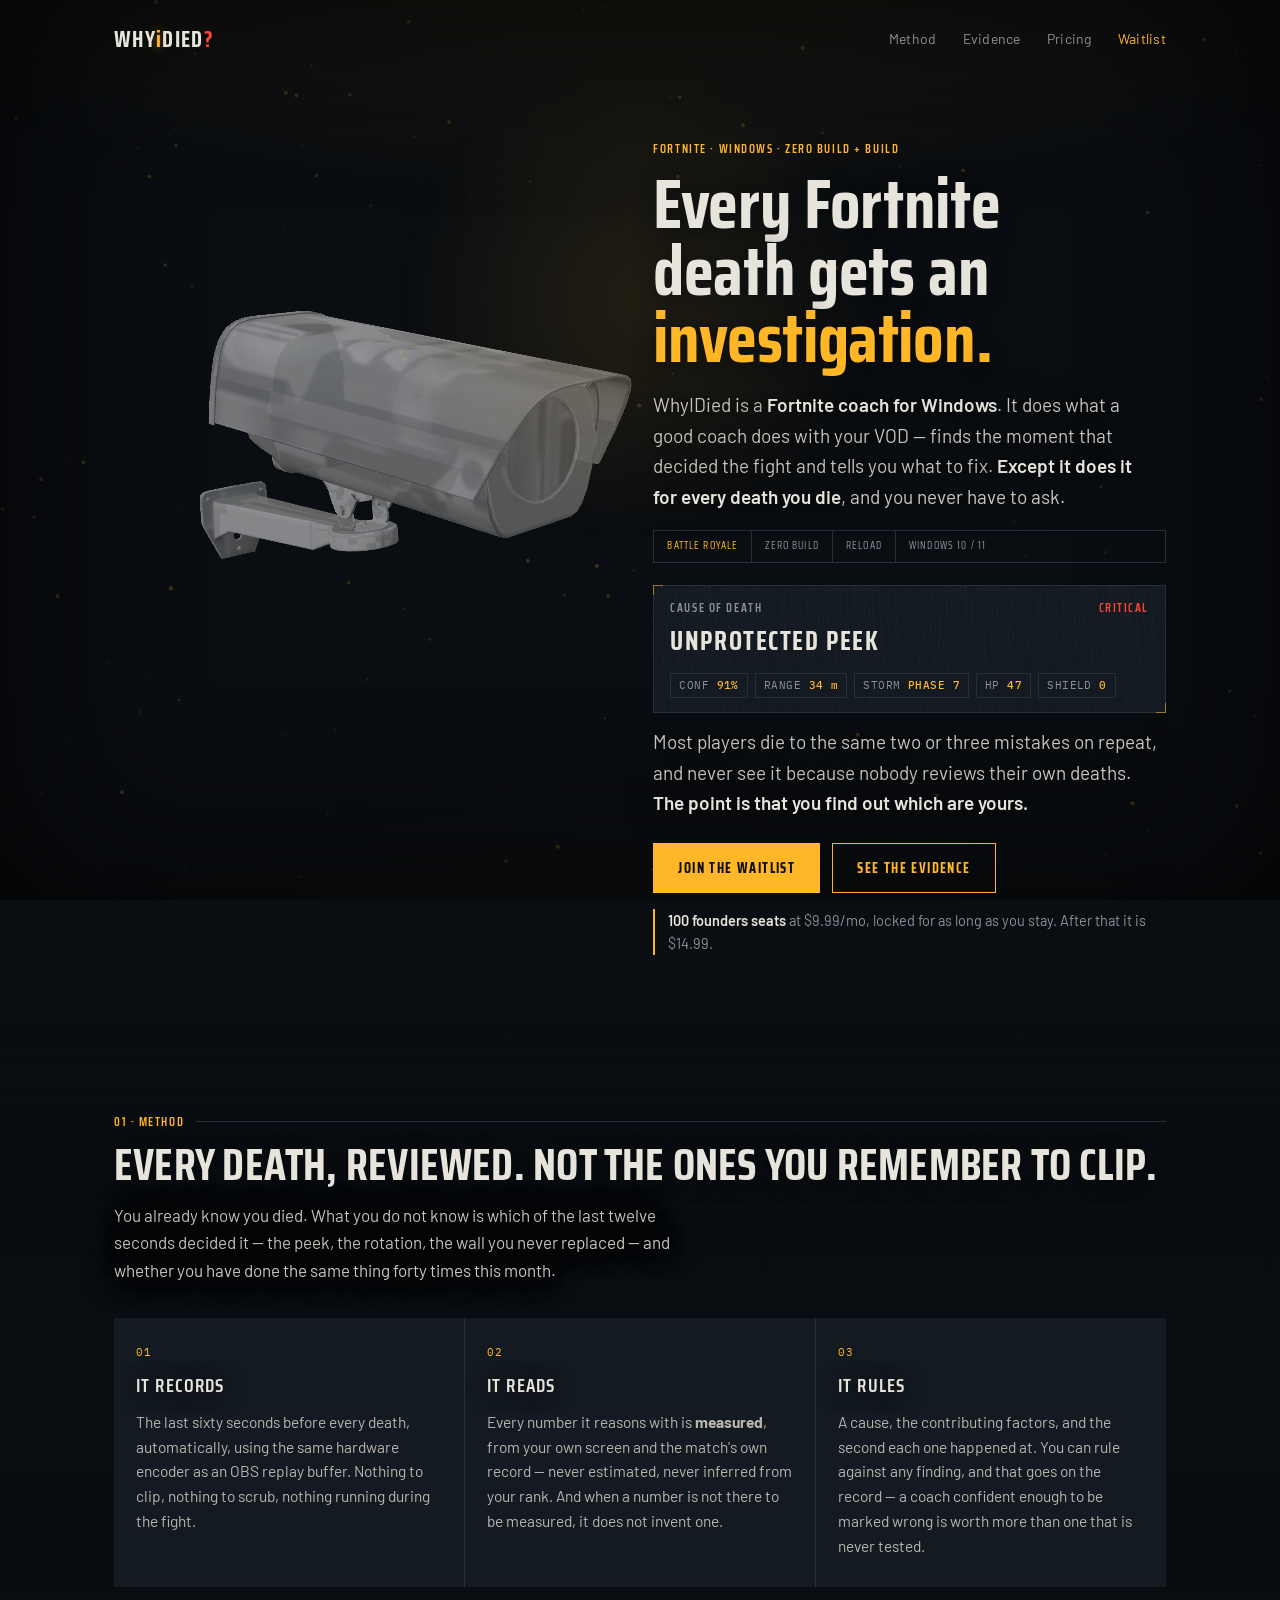
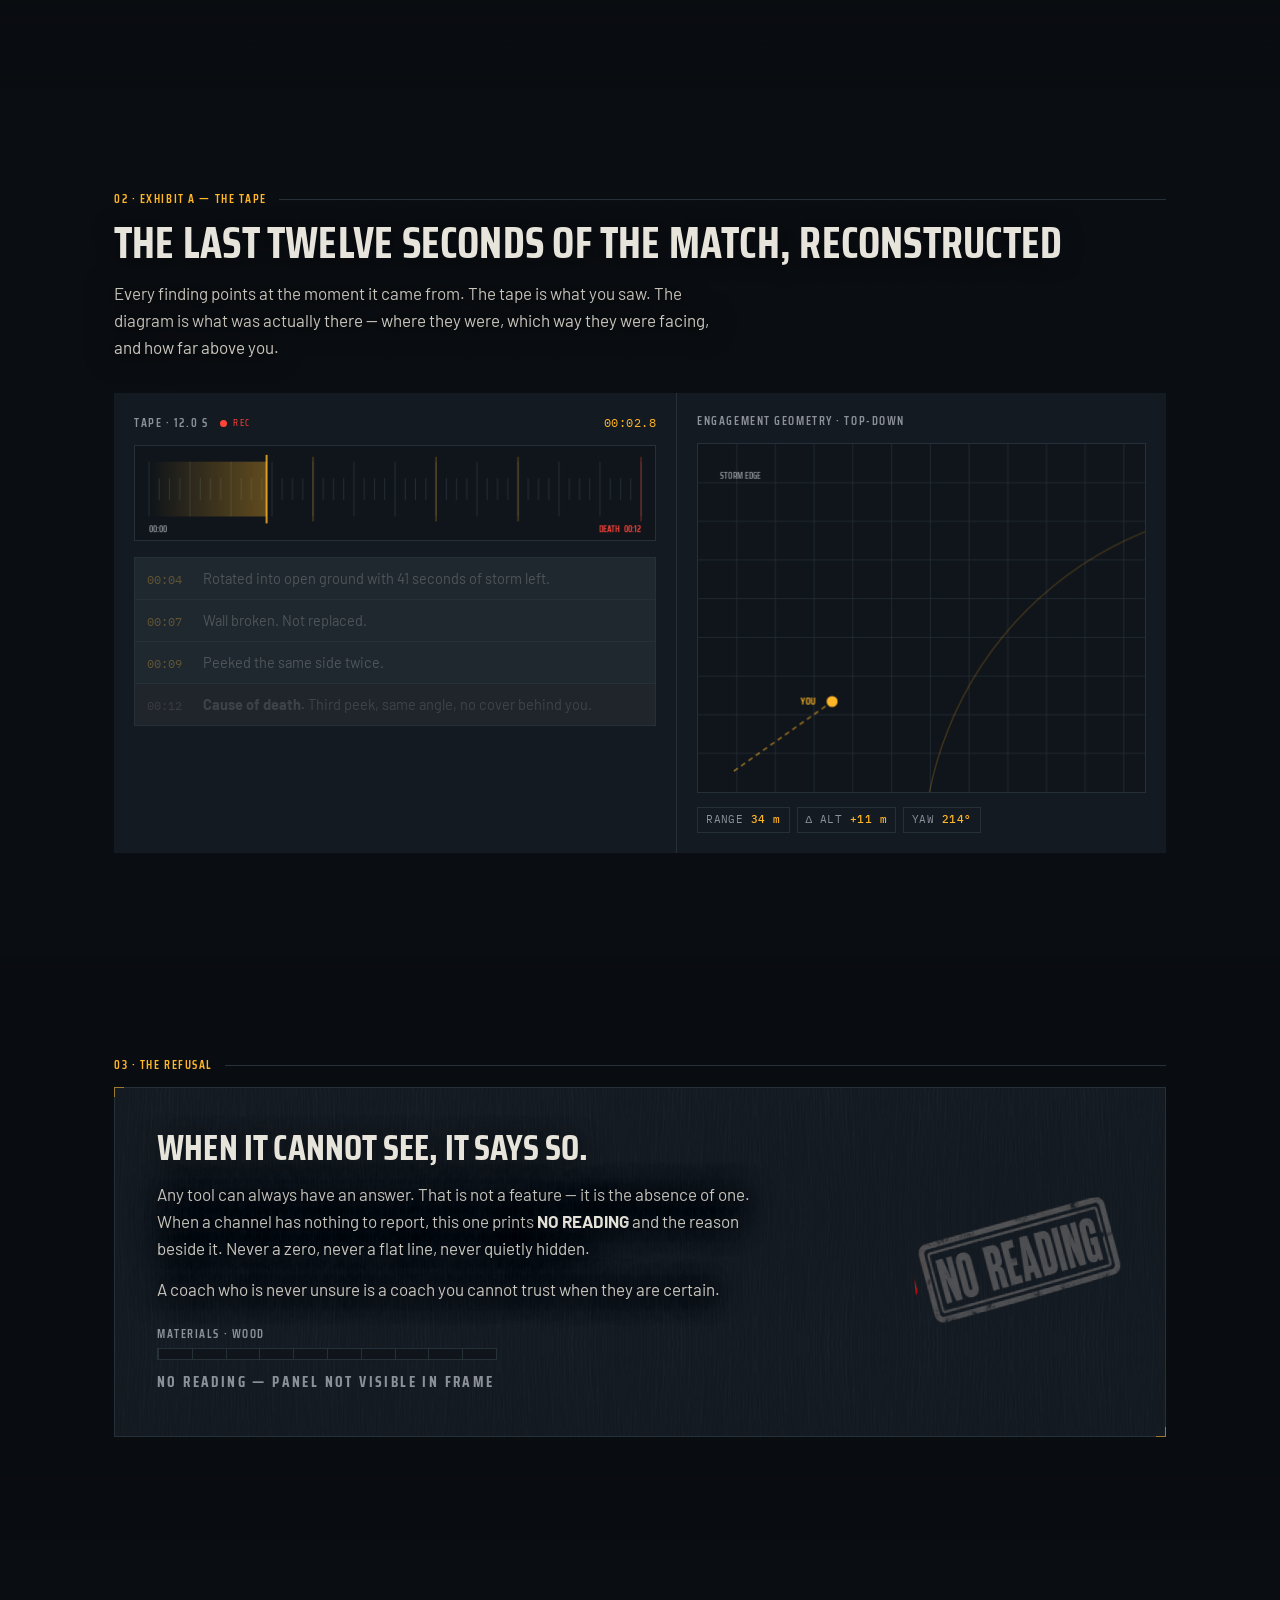
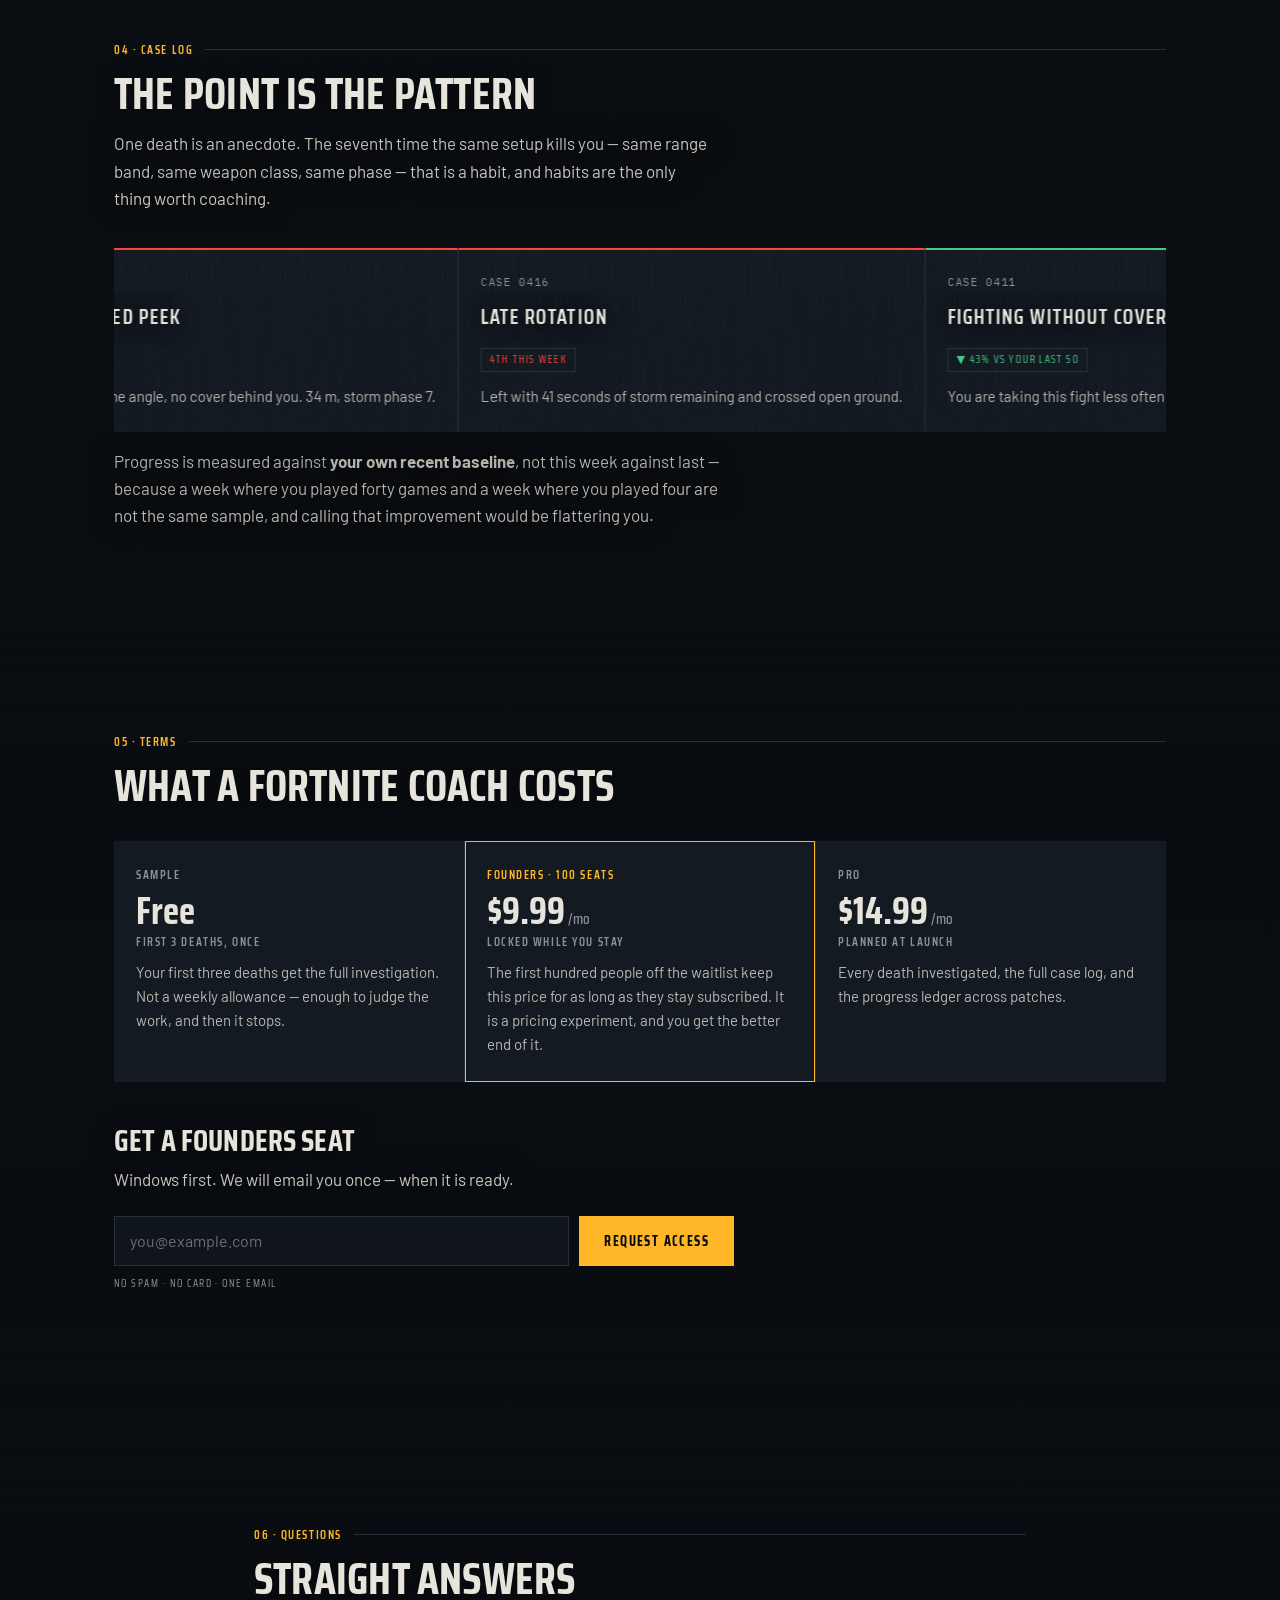
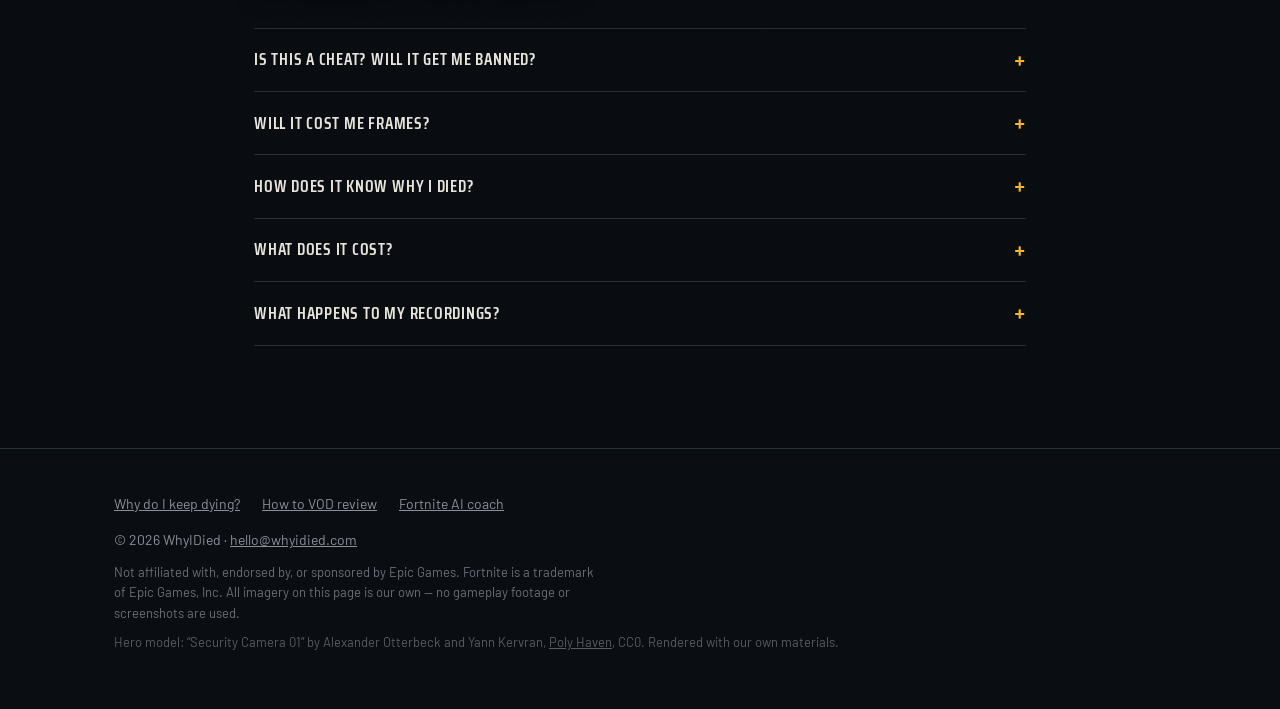
<file: index.html>
<!DOCTYPE html>
<html lang="en">
<head>
<meta charset="UTF-8">
<meta name="viewport" content="width=device-width, initial-scale=1.0">
<title>WhyIDied — Why do you keep dying in Fortnite? Now you'll know.</title>
<meta name="description" content="WhyIDied is a Fortnite AI coach for Windows that auto-records every death, rules on the mistake that caused it, and tracks the faults you keep repeating. Join the waitlist.">
<link rel="canonical" href="https://whyidied.com/">
<meta property="og:type" content="website">
<meta property="og:url" content="https://whyidied.com/">
<meta property="og:title" content="WhyIDied — the Fortnite coach that watches every death">
<meta property="og:description" content="Every death gets an investigation. A cause, the contributing factors, and the tape to prove it. Join the waitlist.">
<meta property="og:image" content="https://whyidied.com/og.png">
<meta name="twitter:card" content="summary_large_image">
<meta name="twitter:title" content="WhyIDied — the Fortnite coach that watches every death">
<meta name="twitter:description" content="Every death gets an investigation. A cause, the contributing factors, and the tape to prove it.">
<meta name="twitter:image" content="https://whyidied.com/og.png">
<meta name="theme-color" content="#0A0D11">
<script>
/* Motion is GOVERNED, the same rule the app follows: it dies under
   prefers-reduced-motion, and ?noanim turns it off outright. Set before paint so
   nothing animates for one frame and then stops. */
(function(){
  var d = document.documentElement;
  if (location.search.indexOf('noanim') < 0) {
    d.className += ' js';
    if (!matchMedia('(prefers-reduced-motion: reduce)').matches) d.className += ' gs';
  }
})();
</script>
<link rel="icon" href="data:image/svg+xml,<svg xmlns='http://www.w3.org/2000/svg' viewBox='0 0 100 100'><rect width='100' height='100' fill='%230A0D11'/><rect x='14' y='30' width='72' height='44' fill='none' stroke='%23263038' stroke-width='5'/><circle cx='38' cy='52' r='7' fill='%23FFB627'/><circle cx='62' cy='52' r='7' fill='%23263038'/></svg>">
<link rel="preconnect" href="https://fonts.googleapis.com">
<link rel="preconnect" href="https://fonts.gstatic.com" crossorigin>
<link rel="stylesheet" href="/site.css">
<link href="https://fonts.googleapis.com/css2?family=Saira+Condensed:wght@500;600;700&family=Barlow:wght@400;500;600&family=IBM+Plex+Mono:wght@400;500&display=swap" rel="stylesheet">
<script type="application/ld+json">
{
  "@context": "https://schema.org",
  "@type": "SoftwareApplication",
  "name": "WhyIDied",
  "operatingSystem": "Windows",
  "applicationCategory": "GameApplication",
  "description": "WhyIDied is a Fortnite AI coach for Windows that auto-records every death, rules on the mistake that caused it, and tracks the faults you keep repeating.",
  "url": "https://whyidied.com/",
  "offers": { "@type": "Offer", "price": "0", "priceCurrency": "USD", "description": "Free waitlist. At launch, your first 3 deaths are investigated free." }
}
</script>
<script type="application/ld+json">
{
  "@context": "https://schema.org",
  "@type": "FAQPage",
  "mainEntity": [
    {"@type": "Question", "name": "What is WhyIDied?", "acceptedAnswer": {"@type": "Answer", "text": "WhyIDied is a Fortnite AI coach for Windows that automatically records the last ~60 seconds before every death, rules on the exact mistake that caused it, and tracks which mistakes you keep repeating so you can actually fix them. No clip uploads, no VOD scrubbing — it watches so you don't have to."}},
    {"@type": "Question", "name": "Why do I keep dying in Fortnite?", "acceptedAnswer": {"@type": "Answer", "text": "Most players die repeatedly to the same 2–3 mistakes — unprotected peeks, late rotations, fighting without materials or high ground — but never notice the pattern because nobody reviews their own deaths. WhyIDied reviews every death automatically and shows you the recurring cause, with video evidence and a timestamp."}},
    {"@type": "Question", "name": "Is WhyIDied a cheat? Will it get me banned?", "acceptedAnswer": {"@type": "Answer", "text": "No. WhyIDied never touches the Fortnite process: no injection, no memory reading, no overlays, and nothing live during a match. It records your own screen using the same Windows capture system OBS streamers use, and reads the local replay files Fortnite already saves on your PC. All coaching happens after the match ends."}},
    {"@type": "Question", "name": "How does WhyIDied know why I died?", "acceptedAnswer": {"@type": "Answer", "text": "It combines two sources: video of your final 60 seconds, and the structured match data from Fortnite's own replay file (positions, storm, damage, materials). Health, shield, materials and range are read off the frame deterministically rather than guessed. A multimodal AI then rules on the causal mistake — not just the last shot — and cites the exact timestamp. Every finding is added to your case log so patterns surface across games."}},
    {"@type": "Question", "name": "Will it hurt my FPS?", "acceptedAnswer": {"@type": "Answer", "text": "Recording uses your GPU's hardware encoder — the same path Shadowplay and OBS replay buffers use — and analysis runs after you die, never during a fight. Performance impact is a launch requirement, not an afterthought, and we'll publish our FPS benchmarks."}},
    {"@type": "Question", "name": "What does WhyIDied cost?", "acceptedAnswer": {"@type": "Answer", "text": "Your first 3 deaths are investigated free, once — enough to see exactly what you get. Pro is planned at $14.99/month, and the first 100 waitlist founders lock in $9.99/month for as long as they stay subscribed."}},
    {"@type": "Question", "name": "What happens to my recordings?", "acceptedAnswer": {"@type": "Answer", "text": "Clips stay on your PC by default; only the short evidence around analyzed deaths is uploaded, over an encrypted connection, and you can delete any clip or your whole account at any time. Microphone capture is off by default. We never train AI models on your footage without your separate, explicit consent. WhyIDied is for players 13 and up."}}
  ]
}
</script>
<style>
/* ─────────────────────────────────────────────────────────────────────────
   Tokens — the app's palette, verbatim (packages/review-ui/src/tokens.css).
   The landing page and the product must not be two different brands.
   ───────────────────────────────────────────────────────────────────────── */
/* Tokens live in site.css, which every page links — see the note there. The
   rules below are index-only components. */
*{margin:0;padding:0;box-sizing:border-box}
html,body{overflow-x:clip}
html{scroll-behavior:smooth}
@media (prefers-reduced-motion:reduce){html{scroll-behavior:auto}}
body{
  background:var(--bg); color:var(--ink);
  font-family:var(--f-ui); font-size:17px; line-height:1.6;
  -webkit-font-smoothing:antialiased;
}
/* One composite background layer: an amber pool at the top and an edge
   vignette. Fixed, so it never reflows. */
body::before{
  content:""; position:fixed; inset:0; z-index:0; pointer-events:none;
  background:
    radial-gradient(120vw 70vh at 50% -18vh, rgba(255,182,39,.10), transparent 62%),
    radial-gradient(100vw 60vh at 50% 120vh, rgba(255,182,39,.04), transparent 60%);
}
body::after{
  content:""; position:fixed; inset:0; z-index:0; pointer-events:none;
  box-shadow:inset 0 0 clamp(80px,14vw,220px) rgba(0,0,0,.85);
}
main,header,footer{position:relative; z-index:1}
/* The stage sits behind the page, so any section carrying long-form text puts a
   scrim between the two. Readability outranks the effect, always. */
section#how,section#refusal,section#pricing,section#faq{
  background:linear-gradient(180deg, transparent, rgba(10,13,17,.62) 14%, rgba(10,13,17,.66) 86%, transparent);
}
/* Long-form paragraphs get their own local scrim rather than blacking out the
   whole band — the object travelling behind the page is the point, and a scrim
   heavy enough to guarantee contrast everywhere hides it. */
.sub,.trendnote,details p,.lede{
  text-shadow:0 1px 14px rgba(10,13,17,.95), 0 0 34px rgba(10,13,17,.85);
}
h1,h2,h3{text-shadow:0 2px 20px rgba(10,13,17,.75)}
.wrap{max-width:1180px; margin:0 auto; padding:0 var(--gut)}

/* ── Registers ──────────────────────────────────────────────────────────
   INSTRUMENT: terse, uppercase, condensed, amber — anything measured.
   COACH: plain sentences, generous measure, ink — anything concluded.
   Never mixed. A judgement dressed as a gauge overstates our certainty. */
.inst{
  font-family:var(--f-display); text-transform:uppercase;
  letter-spacing:.13em; font-weight:600; color:var(--amber);
  font-size:12px; line-height:1.3;
}
.inst.dim{color:var(--dim)}
.num{font-family:var(--f-mono); font-variant-numeric:tabular-nums; letter-spacing:.02em}
.coach{font-family:var(--f-ui); color:var(--ink)}

/* ── Form language: square housings, hairline bezels, corner ticks ─────
   No rounded cards, no coloured left rail — those are the generic tells. */
.housing{
  position:relative; background:var(--panel);
  border:1px solid var(--bezel);
  background-image:url(brand/panel-grain.png);
  background-blend-mode:soft-light; background-size:256px;
}
.housing::before,.housing::after{
  content:""; position:absolute; width:9px; height:9px; pointer-events:none;
  border:1px solid var(--amber); opacity:.55;
}
.housing::before{top:-1px; left:-1px; border-right:0; border-bottom:0}
.housing::after{bottom:-1px; right:-1px; border-left:0; border-top:0}
.bay{background:var(--bay); border:1px solid var(--bezel)}

/* ── Header ─────────────────────────────────────────────────────────── */
header{padding:22px 0 0}
.bar{display:flex; align-items:center; justify-content:space-between; gap:20px}
/* Wordmark is ONE flex item. Splitting the text nodes puts a gap inside it and
   it reads "WHY i DIED". */
.mark{
  font-family:var(--f-display); font-weight:700; font-size:22px;
  letter-spacing:.06em; color:var(--ink); text-decoration:none; white-space:nowrap;
}
.mark i{
  font-style:normal; color:var(--amber);
  text-shadow:0 0 10px rgba(255,182,39,.75); /* the i is a lit indicator lamp */
}
.mark b{font-weight:700; color:var(--fault)}   /* the ? is the fault it reports */
nav{display:flex; gap:26px; align-items:center}
nav a{color:var(--dim); text-decoration:none; font-size:14px; letter-spacing:.02em}
nav a:hover{color:var(--ink)}
@media(max-width:760px){nav .hide-s{display:none}}

/* ── Hero ───────────────────────────────────────────────────────────── */
.hero{padding:clamp(38px,7vw,84px) 0 clamp(30px,5vw,56px)}
.hero-grid{display:grid; grid-template-columns:minmax(0,1fr) minmax(0,1.05fr); gap:clamp(24px,4vw,56px); align-items:center}
@media(max-width:900px){.hero-grid{grid-template-columns:1fr; gap:28px}}

/* ── the pinned stage ───────────────────────────────────────────────── */
#stage,#dust{
  position:fixed; inset:0; width:100%; height:100%;
  z-index:0; pointer-events:none;
}
#cursorlight{
  position:fixed; z-index:0; pointer-events:none; width:44vmax; height:44vmax;
  left:0; top:0; margin:-22vmax 0 0 -22vmax; opacity:0; transition:opacity .5s ease;
  background:radial-gradient(circle, rgba(255,182,39,.10), transparent 62%);
}
.gs #cursorlight{opacity:1}
/* The stage is behind everything, so the hero reserves the space the object
   flies through and the type never lands on top of it. */
/* A transparent well that reserves the space the object flies through, so the
   type never lands on top of it.

   IT CARRIES NO LABELS. It used to hold "Recorder · always on" and "drag to
   rotate", which made sense when the object sat inside a bordered instrument
   bay. Once the canvas went full-page there was no frame for them to belong to,
   so they read as two lines of debris floating in empty space. The affordance
   now appears only when the pointer is actually over the object — nothing floats
   in the resting state. */
.stagehole{position:relative; aspect-ratio:1/.86; min-height:300px}
/* On a phone the hero is one column, so this well becomes the band the object
   sits in ABOVE the copy. A square aspect there would push the headline below
   the fold for no benefit. */
@media(max-width:900px){
  .stagehole{aspect-ratio:auto; min-height:0; height:34vh; max-height:300px}
}
@media(max-width:760px){
  .card{scroll-snap-align:start}
  .hscroll{padding-bottom:6px}
}
/* No frame, no hint: they advertised a drag that no longer exists. */

h1{
  font-family:var(--f-display); font-weight:700;
  font-size:clamp(38px,6.4vw,70px); line-height:.96; letter-spacing:-.005em;
  text-wrap:balance; margin:14px 0 0;
}
h1 em{font-style:normal; color:var(--amber)}
.lede{margin-top:18px; max-width:46ch; color:#C9C6BE; font-size:clamp(16px,1.6vw,19px)}
.lede b{color:var(--ink); font-weight:600}

/* Readout under the claim — the instrument half of the proof */
.readout{margin-top:22px; padding:14px 16px}
.readout .row{display:flex; align-items:baseline; justify-content:space-between; gap:14px; flex-wrap:wrap}
.readout .cause{font-family:var(--f-display); text-transform:uppercase; letter-spacing:.06em; font-weight:700; font-size:clamp(19px,2.5vw,26px); color:var(--ink)}
.chips{display:flex; gap:7px; flex-wrap:wrap; margin-top:11px}
.chip{
  font-family:var(--f-mono); font-size:11px; letter-spacing:.04em;
  padding:3px 8px; border:1px solid var(--bezel); color:var(--dim);
  font-variant-numeric:tabular-nums;
}
.chip b{color:var(--amber); font-weight:500}

.compat{list-style:none; display:flex; flex-wrap:wrap; gap:0; margin-top:18px; border:1px solid var(--bezel)}
.compat li{
  font-family:var(--f-display); text-transform:uppercase; letter-spacing:.11em;
  font-size:10.5px; color:var(--dim); padding:7px 13px; border-right:1px solid var(--bezel);
}
.compat li:last-child{border-right:0}
.compat li:first-child{color:var(--amber)}
.scarce{
  margin-top:16px; font-size:14.5px; color:var(--dim);
  padding-left:13px; border-left:2px solid var(--amber);
}
.scarce b{color:var(--ink); font-weight:600}

/* ── Buttons ────────────────────────────────────────────────────────── */
.cta{display:flex; gap:12px; flex-wrap:wrap; margin-top:24px; align-items:center}
.btn{
  display:inline-block; font-family:var(--f-display); text-transform:uppercase;
  letter-spacing:.1em; font-weight:700; font-size:14px;
  padding:13px 24px; border:1px solid var(--amber); color:var(--bg);
  background:var(--amber); text-decoration:none; cursor:pointer;
  transition:filter .16s ease, transform .16s ease;
}
.btn:hover{filter:brightness(1.12)}
.btn:active{transform:translateY(1px)}
.btn.ghost{background:transparent; color:var(--amber)}
.btn.ghost:hover{background:rgba(255,182,39,.09)}
:focus-visible{outline:2px solid var(--amber); outline-offset:3px}

/* ── Sections ───────────────────────────────────────────────────────── */
section{padding:clamp(52px,8vw,104px) 0}
.eyebrow{display:flex; align-items:center; gap:12px; margin-bottom:14px}
.eyebrow::after{content:""; flex:1; height:1px; background:var(--bezel)}
h2{
  font-family:var(--f-display); font-weight:700; text-transform:uppercase;
  font-size:clamp(26px,3.9vw,44px); line-height:1.02; letter-spacing:.005em;
  text-wrap:balance;
}
.sub{margin-top:14px; max-width:60ch; color:#C9C6BE}

/* Three beats */
.beats{display:grid; grid-template-columns:repeat(3,1fr); gap:1px; margin-top:34px; background:var(--bezel)}
@media(max-width:860px){.beats{grid-template-columns:1fr}}
.beat{background:var(--panel); padding:26px 22px 28px}
.beat .n{font-family:var(--f-mono); font-size:11px; color:var(--amber); letter-spacing:.1em}
.beat h3{font-family:var(--f-display); text-transform:uppercase; letter-spacing:.06em; font-size:19px; margin:9px 0 9px; font-weight:600}
.beat p{color:#B9B6AF; font-size:15.5px}

/* Exhibit — tape + diagram */
.exhibit{display:grid; grid-template-columns:minmax(0,1.15fr) minmax(0,1fr); gap:1px; margin-top:32px; background:var(--bezel)}
@media(max-width:940px){.exhibit{grid-template-columns:1fr}}
.pane{background:var(--panel); padding:20px}
.pane .lbl{margin-bottom:14px}
#tape,#geo{display:block; width:100%; background:var(--bay); border:1px solid var(--bezel)}
#tape{height:96px}
#geo{aspect-ratio:1/.78}
.tapehead{display:flex; align-items:center; gap:12px; margin-bottom:12px}
.tapehead .tc{margin-left:auto; font-size:12px; color:var(--amber); letter-spacing:.04em}
.rec{
  display:inline-flex; align-items:center; gap:6px; font-family:var(--f-display);
  text-transform:uppercase; letter-spacing:.16em; font-size:10px; color:var(--fault);
}
.rec i{width:7px; height:7px; background:var(--fault); border-radius:50%}
.gs .rec i{animation:blink 1.4s steps(1,end) infinite}
@keyframes blink{0%,60%{opacity:1}61%,100%{opacity:.15}}

.evlist{margin-top:16px; display:flex; flex-direction:column; gap:1px; background:var(--bezel); border:1px solid var(--bezel)}
.ev{background:var(--bay); padding:9px 12px; display:flex; gap:12px; align-items:baseline; font-size:14.5px; color:#B9B6AF}
.ev .t{font-family:var(--f-mono); font-size:12px; color:var(--amber); min-width:44px}
.ev{opacity:.28; transition:opacity .35s ease, background .35s ease, color .35s ease}
.ev.hit{opacity:1}
.ev.is-cause{background:#120E11; color:#7A756E}
.ev.is-cause .t{color:#6B5A55}
.ev.is-cause.hit{background:#1E1218; color:var(--ink)}
.ev.is-cause.hit .t{color:var(--fault)}
.ev.is-cause.hit{box-shadow:inset 2px 0 0 var(--fault)}

/* The refusal — the signature panel */
.refuse{display:grid; grid-template-columns:minmax(0,1fr) auto; gap:clamp(20px,4vw,48px); align-items:center; padding:clamp(24px,4vw,42px)}
@media(max-width:840px){.refuse{grid-template-columns:1fr}}
.gauge{width:100%; max-width:340px}
.gauge .track{height:12px; border:1px solid var(--bezel); background:var(--bay); position:relative; overflow:hidden}
.gauge .track::before{
  content:""; position:absolute; inset:0;
  background:repeating-linear-gradient(90deg,var(--bezel) 0 1px,transparent 1px 10%);
}
.gauge .no{margin-top:10px; font-family:var(--f-display); text-transform:uppercase; letter-spacing:.16em; font-weight:700; color:var(--dim); font-size:15px}
.stamp{width:clamp(150px,20vw,210px); height:auto; opacity:.92; transform:rotate(-6deg)}

/* Case log */
.log{margin-top:30px; border:1px solid var(--bezel); background:var(--panel)}
.log .r{display:grid; grid-template-columns:8px 84px 1fr auto; gap:14px; align-items:center; padding:11px 14px 11px 0; border-top:1px solid var(--bezel)}
.log .r:first-child{border-top:0}
.log .r .s{height:100%; min-height:26px; background:var(--fault)}
.log .r.ok .s{background:var(--ok)}
.log .r .c{font-family:var(--f-mono); font-size:12px; color:var(--dim)}
.log .r .f{font-family:var(--f-display); text-transform:uppercase; letter-spacing:.05em; font-size:15px}
.log .r .n{font-family:var(--f-mono); font-size:13px; color:var(--dim); padding-right:14px; font-variant-numeric:tabular-nums}
.log .r .n b{color:var(--ok); font-weight:500}
.trendnote{margin-top:14px; color:#B9B6AF; max-width:62ch}

/* Price */
.price{display:grid; grid-template-columns:repeat(3,1fr); gap:1px; margin-top:32px; background:var(--bezel)}
@media(max-width:860px){.price{grid-template-columns:1fr}}
.tier{background:var(--panel); padding:26px 22px}
.tier .amt{font-family:var(--f-display); font-weight:700; font-size:38px; line-height:1; margin:10px 0 4px}
.tier .amt span{font-size:15px; color:var(--dim); font-weight:500}
.tier p{color:#B9B6AF; font-size:15px; margin-top:10px}
.tier.hi{outline:1px solid var(--amber); outline-offset:-1px}

/* Form */
form{display:flex; gap:10px; flex-wrap:wrap; margin-top:22px}
input[type=email]{
  flex:1; min-width:240px; background:var(--bay); border:1px solid var(--bezel);
  color:var(--ink); padding:13px 15px; font-family:var(--f-ui); font-size:16px;
}
input[type=email]::placeholder{color:#6B7078}
input[type=email]:focus{border-color:var(--amber); outline:none}
.formnote{margin-top:10px; font-family:var(--f-display); text-transform:uppercase; letter-spacing:.14em; font-size:10.5px; color:var(--dim)}
.formmsg{margin-top:12px; font-size:15px; color:var(--ok); min-height:1.2em}

/* FAQ */
details{border-top:1px solid var(--bezel); padding:16px 0}
details:last-of-type{border-bottom:1px solid var(--bezel)}
summary{
  cursor:pointer; list-style:none; font-family:var(--f-display);
  text-transform:uppercase; letter-spacing:.045em; font-size:17px; font-weight:600;
  display:flex; justify-content:space-between; gap:16px; align-items:center;
}
summary::-webkit-details-marker{display:none}
summary::after{content:"+"; color:var(--amber); font-family:var(--f-mono); font-size:19px}
details[open] summary::after{content:"–"}
details p{margin-top:11px; color:#B9B6AF; max-width:74ch}

footer{padding:44px 0 56px; border-top:1px solid var(--bezel); color:var(--dim); font-size:14px}
footer a{color:var(--dim)}
footer a:hover{color:var(--ink)}
.fl{display:flex; gap:22px; flex-wrap:wrap; margin-bottom:14px}

/* ── kinetic type ───────────────────────────────────────────────────── */
h1.kin span{display:inline-block}
.gs h1.kin span{opacity:0; transform:translateY(.5em) rotateX(-40deg)}
h1.kin .dot{color:var(--amber)}

/* ── horizontal case log ────────────────────────────────────────────── */
.hscroll{margin-top:34px; overflow:hidden; padding:2px}
.htrack{display:flex; gap:1px; background:var(--bezel); will-change:transform}
.card{
  background:var(--panel); padding:24px 22px; min-width:min(340px,78vw); flex:0 0 auto;
  background-image:url(brand/panel-grain.png); background-blend-mode:soft-light; background-size:256px;
  border-top:2px solid var(--fault);
}
.card:nth-child(3),.card:nth-child(4){border-top-color:var(--ok)}
.card:nth-child(5){border-top-color:var(--bezel)}
.card .c{font-family:var(--f-mono); font-size:11px; color:var(--dim); letter-spacing:.06em}
.card h3{font-family:var(--f-display); text-transform:uppercase; letter-spacing:.05em; font-size:21px; margin:8px 0 10px; font-weight:600}
.card .tag{font-family:var(--f-display); text-transform:uppercase; letter-spacing:.11em; font-size:11px; margin-bottom:12px}
.card .tag.fault{color:var(--fault)} .card .tag.ok{color:var(--ok)} .card .tag.none{color:var(--dim)}
.card p{color:#B9B6AF; font-size:15px}

/* Entrance: governed, and only where motion is allowed */
.gs .rise{opacity:0; transform:translateY(14px)}
.gs .rise.in{opacity:1; transform:none; transition:opacity .6s ease, transform .6s cubic-bezier(.2,.7,.3,1)}
</style>
</head>
<body>

<!-- The stage is PINNED behind the whole document. The recorder is not a widget
     in a box on one section — it is a camera move that runs the length of the
     page, and the sections scroll over it. -->
<canvas id="stage" aria-hidden="true"></canvas>
<canvas id="dust" aria-hidden="true"></canvas>
<div id="cursorlight" aria-hidden="true"></div>

<header>
  <div class="wrap bar">
    <a class="mark" href="/">WHY<i>i</i>DIED<b>?</b></a>
    <nav>
      <a href="#how" class="hide-s">Method</a>
      <a href="#last12" class="hide-s">Evidence</a>
      <a href="#pricing">Pricing</a>
      <a href="#waitlist" style="color:var(--amber)">Waitlist</a>
    </nav>
  </div>
</header>

<main>

  <!-- ── HERO ──────────────────────────────────────────────────────── -->
  <section class="hero" data-stage="-0.82,0.06,3.35,0">
    <div class="wrap hero-grid">

      <div class="stagehole" aria-hidden="true"></div>

      <div>
        <div class="inst">Fortnite · Windows · Zero Build + Build</div>
        <h1 class="kin"><span>Every</span> <span>Fortnite</span> <span>death</span> <span>gets</span> <span>an</span> <em><span>investigation</span></em><span class="dot">.</span></h1>
        <p class="lede">WhyIDied is a <b>Fortnite coach for Windows</b>. It does what a good
          coach does with your VOD — finds the moment that decided the fight and tells you
          what to fix. <b>Except it does it for every death you die</b>, and you never
          have to ask.</p>

        <ul class="compat">
          <li>Battle Royale</li><li>Zero Build</li><li>Reload</li><li>Windows 10 / 11</li>
        </ul>

        <div class="readout housing" data-focus>
          <div class="row">
            <div>
              <div class="inst dim" style="margin-bottom:5px">Cause of death</div>
              <div class="cause">Unprotected peek</div>
            </div>
            <div class="inst" style="color:var(--fault)">Critical</div>
          </div>
          <div class="chips">
            <span class="chip">CONF <b>91%</b></span>
            <span class="chip">RANGE <b>34 m</b></span>
            <span class="chip">STORM <b>PHASE 7</b></span>
            <span class="chip">HP <b>47</b></span>
            <span class="chip">SHIELD <b>0</b></span>
          </div>
        </div>

        <p class="lede" style="margin-top:14px">Most players die to the same two or three
          mistakes on repeat, and never see it because nobody reviews their own deaths.
          <b>The point is that you find out which are yours.</b></p>

        <div class="cta">
          <a class="btn" href="#waitlist">Join the waitlist</a>
          <a class="btn ghost" href="#last12">See the evidence</a>
        </div>
        <p class="scarce"><b>100 founders seats</b> at $9.99/mo, locked for as long as you
          stay. After that it is $14.99.</p>
      </div>

    </div>
  </section>

  <!-- ── METHOD ────────────────────────────────────────────────────── -->
  <section id="how" data-stage="-0.70,-0.55,3.70,0.80">
    <div class="wrap">
      <div class="eyebrow"><span class="inst">01 · Method</span></div>
      <h2 data-focus>Every death, reviewed. Not the ones you remember to clip.</h2>
      <p class="sub">You already know you died. What you do not know is which of the
        last twelve seconds decided it — the peek, the rotation, the wall you never
        replaced — and whether you have done the same thing forty times this month.</p>

      <div class="beats rise">
        <div class="beat">
          <div class="n">01</div>
          <h3>It records</h3>
          <p>The last sixty seconds before every death, automatically, using the same
             hardware encoder as an OBS replay buffer. Nothing to clip, nothing to
             scrub, nothing running during the fight.</p>
        </div>
        <div class="beat">
          <div class="n">02</div>
          <h3>It reads</h3>
          <p>Every number it reasons with is <b>measured</b>, from your own screen and the
             match's own record — never estimated, never inferred from your rank. And when
             a number is not there to be measured, it does not invent one.</p>
        </div>
        <div class="beat">
          <div class="n">03</div>
          <h3>It rules</h3>
          <p>A cause, the contributing factors, and the second each one happened at.
             You can rule against any finding, and that goes on the record — a coach
             confident enough to be marked wrong is worth more than one that is never
             tested.</p>
        </div>
      </div>
    </div>
  </section>

  <!-- ── EXHIBIT ───────────────────────────────────────────────────── -->
  <section id="last12" data-stage="-0.60,-1.10,4.40,1">
    <div class="wrap">
      <div class="eyebrow"><span class="inst">02 · Exhibit A — the tape</span></div>
      <h2>The last twelve seconds of the match, reconstructed</h2>
      <p class="sub">Every finding points at the moment it came from. The tape is what
        you saw. The diagram is what was actually there — where they were, which way
        they were facing, and how far above you.</p>

      <div class="exhibit rise" data-focus>
        <div class="pane">
          <div class="tapehead">
            <span class="inst dim">Tape · 12.0 s</span>
            <span class="rec"><i></i>REC</span>
            <span class="tc num" id="tclock">00:00.0</span>
          </div>
          <canvas id="tape" aria-label="A tape strip with frame ticks and a fault flag at the moment of death."></canvas>
          <div class="evlist">
            <div class="ev" data-t="4"><span class="t">00:04</span><span>Rotated into open ground with 41 seconds of storm left.</span></div>
            <div class="ev" data-t="7"><span class="t">00:07</span><span>Wall broken. Not replaced.</span></div>
            <div class="ev" data-t="9"><span class="t">00:09</span><span>Peeked the same side twice.</span></div>
            <div class="ev is-cause" data-t="12"><span class="t">00:12</span><span><b>Cause of death.</b> Third peek, same angle, no cover behind you.</span></div>
          </div>
        </div>
        <div class="pane">
          <div class="lbl inst dim">Engagement geometry · top-down</div>
          <canvas id="geo" aria-label="A top-down diagram of the fatal engagement: your position, the opponent's position and facing, and the range between you."></canvas>
          <div class="chips" style="margin-top:14px">
            <span class="chip">RANGE <b>34 m</b></span>
            <span class="chip">Δ ALT <b>+11 m</b></span>
            <span class="chip">YAW <b>214°</b></span>
          </div>
        </div>
      </div>
    </div>
  </section>

  <!-- ── THE REFUSAL ───────────────────────────────────────────────── -->
  <section id="refusal" data-stage="-0.50,-1.40,4.60,1">
    <div class="wrap">
      <div class="eyebrow"><span class="inst">03 · The refusal</span></div>
      <div class="housing refuse rise">
        <div>
          <h2 data-focus style="font-size:clamp(23px,3.2vw,36px)">When it cannot see, it says so.</h2>
          <p class="sub" style="margin-top:14px">Any tool can always have an answer. That
            is not a feature — it is the absence of one. When a channel has nothing to
            report, this one prints <b style="color:var(--ink)">NO READING</b> and the
            reason beside it. Never a zero, never a flat line, never quietly hidden.</p>
          <p class="sub" style="margin-top:14px">A coach who is never unsure is a coach
            you cannot trust when they are certain.</p>

          <div class="gauge" style="margin-top:22px">
            <div class="inst dim" style="margin-bottom:7px">Materials · wood</div>
            <div class="track"></div>
            <div class="no">No reading — panel not visible in frame</div>
          </div>
        </div>
        <img class="stamp" src="brand/stamp-no-reading.png" alt="Rubber stamp reading NO READING" loading="lazy" width="420" height="223">
      </div>
    </div>
  </section>

  <!-- ── CASE LOG ──────────────────────────────────────────────────── -->
  <section id="progress" data-stage="-0.45,-1.60,4.80,1">
    <div class="wrap">
      <div class="eyebrow"><span class="inst">04 · Case log</span></div>
      <h2>The point is the pattern</h2>
      <p class="sub">One death is an anecdote. The seventh time the same setup kills you
        — same range band, same weapon class, same phase — that is a habit, and habits
        are the only thing worth coaching.</p>

      <div class="hscroll" id="hlog" data-focus>
        <div class="htrack">
          <article class="card"><div class="c">CASE 0417</div><h3>Unprotected peek</h3><p class="tag fault">7th this week</p><p>Third peek, same angle, no cover behind you. 34 m, storm phase 7.</p></article>
          <article class="card"><div class="c">CASE 0416</div><h3>Late rotation</h3><p class="tag fault">4th this week</p><p>Left with 41 seconds of storm remaining and crossed open ground.</p></article>
          <article class="card"><div class="c">CASE 0411</div><h3>Fighting without cover</h3><p class="tag ok">▼ 43% vs your last 50</p><p>You are taking this fight less often than you were. That is the ledger working.</p></article>
          <article class="card"><div class="c">CASE 0402</div><h3>Third-party clock</h3><p class="tag ok">▼ 21% vs your last 50</p><p>Holding fights shorter near contested ground.</p></article>
          <article class="card"><div class="c">CASE 0399</div><h3>Materials at zero</h3><p class="tag none">No reading</p><p>Materials panel not visible in frame. Recorded as unknown, not as zero.</p></article>
        </div>
      </div>
      <p class="trendnote">Progress is measured against <b>your own recent baseline</b>,
        not this week against last — because a week where you played forty games and a
        week where you played four are not the same sample, and calling that improvement
        would be flattering you.</p>
    </div>
  </section>

  <!-- ── PRICE ─────────────────────────────────────────────────────── -->
  <section id="pricing" data-stage="-0.40,-1.75,5.00,1">
    <div class="wrap">
      <div class="eyebrow"><span class="inst">05 · Terms</span></div>
      <h2>What a Fortnite coach costs</h2>

      <div class="price rise" data-focus>
        <div class="tier">
          <div class="inst dim">Sample</div>
          <div class="amt">Free</div>
          <div class="inst dim">first 3 deaths, once</div>
          <p>Your first three deaths get the full investigation. Not a weekly
             allowance — enough to judge the work, and then it stops.</p>
        </div>
        <div class="tier hi">
          <div class="inst">Founders · 100 seats</div>
          <div class="amt">$9.99<span> /mo</span></div>
          <div class="inst dim">locked while you stay</div>
          <p>The first hundred people off the waitlist keep this price for as long as
             they stay subscribed. It is a pricing experiment, and you get the
             better end of it.</p>
        </div>
        <div class="tier">
          <div class="inst dim">Pro</div>
          <div class="amt">$14.99<span> /mo</span></div>
          <div class="inst dim">planned at launch</div>
          <p>Every death investigated, the full case log, and the progress ledger
             across patches.</p>
        </div>
      </div>

      <div id="waitlist" style="margin-top:44px; max-width:620px">
        <h2 style="font-size:clamp(21px,2.6vw,30px)">Get a founders seat</h2>
        <p class="sub" style="margin-top:10px">Windows first. We will email you once —
          when it is ready.</p>
        <form data-endpoint="https://formspree.io/f/moeabvza" novalidate>
          <input type="email" name="email" placeholder="you@example.com" required aria-label="Email address">
          <button class="btn" type="submit">Request access</button>
        </form>
        <div class="formnote">No spam · no card · one email</div>
        <div class="formmsg" role="status" aria-live="polite"></div>
      </div>
    </div>
  </section>

  <!-- ── FAQ ───────────────────────────────────────────────────────── -->
  <section id="faq" data-stage="-0.35,-1.90,5.20,1">
    <div class="wrap" style="max-width:900px">
      <div class="eyebrow"><span class="inst">06 · Questions</span></div>
      <h2>Straight answers</h2>
      <div style="margin-top:26px" data-focus>
        <details>
          <summary>Is this a cheat? Will it get me banned?</summary>
          <p>No. It never touches the Fortnite process — no injection, no memory
             reading, no overlay, and nothing at all running during a match. It records
             your own screen with the same Windows capture system OBS uses, and reads
             the replay files Fortnite already saves on your PC. Every bit of coaching
             happens after the match is over.</p>
        </details>
        <details>
          <summary>Will it cost me frames?</summary>
          <p>Recording runs on your GPU's hardware encoder, the same path Shadowplay
             and OBS replay buffers use, and analysis waits until you are dead. We
             capture video, so the burden of proof is ours — we will publish the
             benchmark rather than assert a number.</p>
        </details>
        <details>
          <summary>How does it know why I died?</summary>
          <p>Two sources. Video of your final sixty seconds, and the structured match
             data from the replay file — positions, storm, damage, materials. The
             numbers are read off the frame by measurement rather than guessed at, and
             the model rules on the causal mistake rather than describing the last
             shot. If a reading is not there, it says so instead of inventing one.</p>
        </details>
        <details>
          <summary>What does it cost?</summary>
          <p>Your first three deaths are investigated free, once — enough to see
             exactly what you get. Pro is planned at $14.99/month, and the first 100
             waitlist founders lock $9.99/month for as long as they stay subscribed.</p>
        </details>
        <details>
          <summary>What happens to my recordings?</summary>
          <p>Clips stay on your PC by default. Only the short evidence around an
             analysed death is uploaded, over an encrypted connection, and you can
             delete any clip or your whole account whenever you like. Microphone
             capture is off by default. We never train models on your footage without
             separate, explicit consent. For players 13 and up.</p>
        </details>
      </div>
    </div>
  </section>

</main>

<footer>
  <div class="wrap">
    <div class="fl">
      <a href="/guides/why-do-i-keep-dying-in-fortnite">Why do I keep dying?</a>
      <a href="/guides/how-to-vod-review-fortnite">How to VOD review</a>
      <a href="/guides/fortnite-ai-coach">Fortnite AI coach</a>
    </div>
    <p>© <span id="yr"></span> WhyIDied · <a href="mailto:hello@whyidied.com">hello@whyidied.com</a></p>
    <p style="margin-top:10px; max-width:70ch; font-size:13px; opacity:.75">
      Not affiliated with, endorsed by, or sponsored by Epic Games. Fortnite is a
      trademark of Epic Games, Inc. All imagery on this page is our own — no
      gameplay footage or screenshots are used.
    </p>
    <p style="margin-top:8px; font-size:13px; opacity:.6">
      Hero model: “Security Camera 01” by Alexander Otterbeck and Yann Kervran,
      <a href="https://polyhaven.com/a/security_camera_01">Poly Haven</a>, CC0.
      Rendered with our own materials.
    </p>
  </div>
</footer>

<script src="main.js?v=52" defer></script>
</body>
</html>
</file>
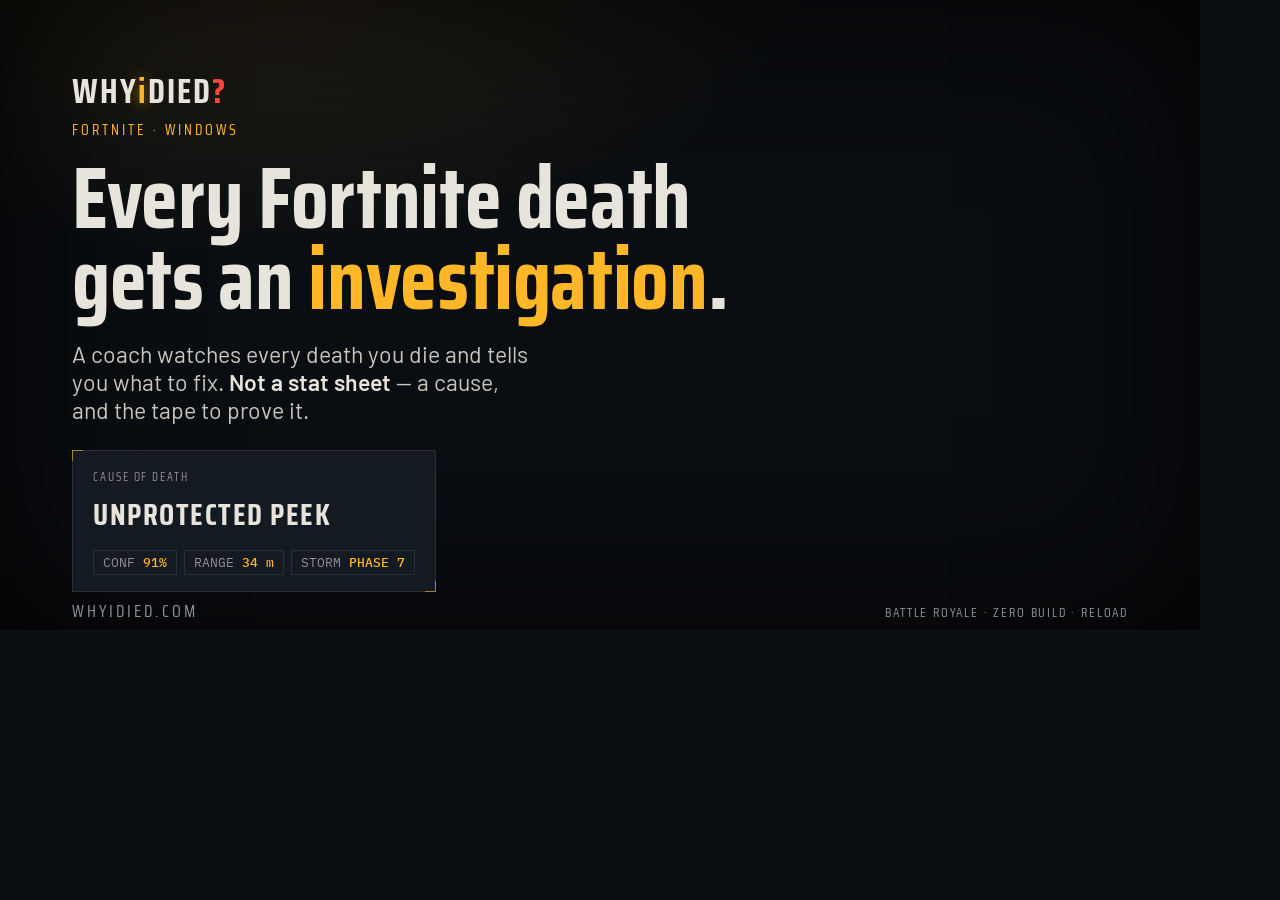
<file: og.html>
<!DOCTYPE html>
<html lang="en">
<head>
<meta charset="UTF-8">
<title>og image source</title>
<!-- Renders the 1200x630 social card. Open at exactly that viewport and
     screenshot; the result is committed as og.png. Kept as HTML rather than an
     exported image so the card can be regenerated when the brand moves — the
     previous og.png was four design revisions stale and every share showed the
     old identity. -->
<link rel="preconnect" href="https://fonts.googleapis.com">
<link rel="preconnect" href="https://fonts.gstatic.com" crossorigin>
<link href="https://fonts.googleapis.com/css2?family=Saira+Condensed:wght@600;700&family=Barlow:wght@400;500;600&family=IBM+Plex+Mono:wght@400;500&display=swap" rel="stylesheet">
<style>
:root{
  --bg:#0A0D11; --panel:#141A21; --bezel:#263038;
  --ink:#E7E4DC; --dim:#8C9099; --amber:#FFB627; --fault:#FF4438;
  --f-display:"Saira Condensed",sans-serif;
  --f-ui:"Barlow",sans-serif;
  --f-mono:"IBM Plex Mono",monospace;
}
*{margin:0;padding:0;box-sizing:border-box}
body{width:1200px; height:630px; overflow:hidden; background:var(--bg); color:var(--ink); font-family:var(--f-ui)}
.card{
  position:relative; width:1200px; height:630px; padding:64px 72px;
  display:flex; flex-direction:column; justify-content:space-between;
}
/* One composite ground: the amber pool and an edge vignette, same as the site. */
.card::before{
  content:""; position:absolute; inset:0;
  background:radial-gradient(900px 520px at 22% -10%, rgba(255,182,39,.13), transparent 62%);
}
.card::after{
  content:""; position:absolute; inset:0;
  box-shadow:inset 0 0 180px rgba(0,0,0,.9);
}
.top,.mid,.bot{position:relative; z-index:1}
.mark{font-family:var(--f-display); font-weight:700; font-size:34px; letter-spacing:.06em; white-space:nowrap}
.mark i{font-style:normal; color:var(--amber); text-shadow:0 0 14px rgba(255,182,39,.8)}
.mark b{color:var(--fault)}
.eyebrow{
  font-family:var(--f-display); text-transform:uppercase; letter-spacing:.2em;
  font-size:15px; color:var(--amber); margin-bottom:16px;
}
h1{
  font-family:var(--f-display); font-weight:700; font-size:86px; line-height:.94;
  letter-spacing:-.004em; max-width:17ch;
}
h1 em{font-style:normal; color:var(--amber)}
.sub{margin-top:20px; font-size:23px; color:#C9C6BE; max-width:36ch}
.sub b{color:var(--ink); font-weight:600}
/* The readout, in the instrument register — square housing, hairline bezel,
   corner ticks. No rounded cards. */
.readout{
  position:relative; display:inline-block; margin-top:26px;
  border:1px solid var(--bezel); background:var(--panel); padding:16px 20px;
}
.readout::before,.readout::after{content:""; position:absolute; width:10px; height:10px; border:1px solid var(--amber); opacity:.6}
.readout::before{top:-1px; left:-1px; border-right:0; border-bottom:0}
.readout::after{bottom:-1px; right:-1px; border-left:0; border-top:0}
.rlabel{font-family:var(--f-display); text-transform:uppercase; letter-spacing:.16em; font-size:12px; color:var(--dim)}
.rcause{font-family:var(--f-display); text-transform:uppercase; letter-spacing:.05em; font-weight:700; font-size:30px; margin-top:5px}
.chips{display:flex; gap:7px; margin-top:12px}
.chip{font-family:var(--f-mono); font-size:13px; color:var(--dim); border:1px solid var(--bezel); padding:3px 9px}
.chip b{color:var(--amber); font-weight:500}
.bot{display:flex; align-items:baseline; justify-content:space-between; padding-top:6px}
.dom{font-family:var(--f-display); text-transform:uppercase; letter-spacing:.18em; font-size:17px; color:var(--dim)}
.plat{font-family:var(--f-display); text-transform:uppercase; letter-spacing:.14em; font-size:13px; color:var(--dim)}
</style>
</head>
<body>
<div class="card">
  <div class="top"><span class="mark">WHY<i>i</i>DIED<b>?</b></span></div>

  <div class="mid">
    <div class="eyebrow">Fortnite · Windows</div>
    <h1>Every Fortnite death gets an <em>investigation</em>.</h1>
    <p class="sub">A coach watches every death you die and tells you what to fix.
      <b>Not a stat sheet</b> — a cause, and the tape to prove it.</p>
    <div class="readout">
      <div class="rlabel">Cause of death</div>
      <div class="rcause">Unprotected peek</div>
      <div class="chips">
        <span class="chip">CONF <b>91%</b></span>
        <span class="chip">RANGE <b>34 m</b></span>
        <span class="chip">STORM <b>PHASE 7</b></span>
      </div>
    </div>
  </div>

  <div class="bot">
    <span class="dom">whyidied.com</span>
    <span class="plat">Battle Royale · Zero Build · Reload</span>
  </div>
</div>
</body>
</html>
</file>
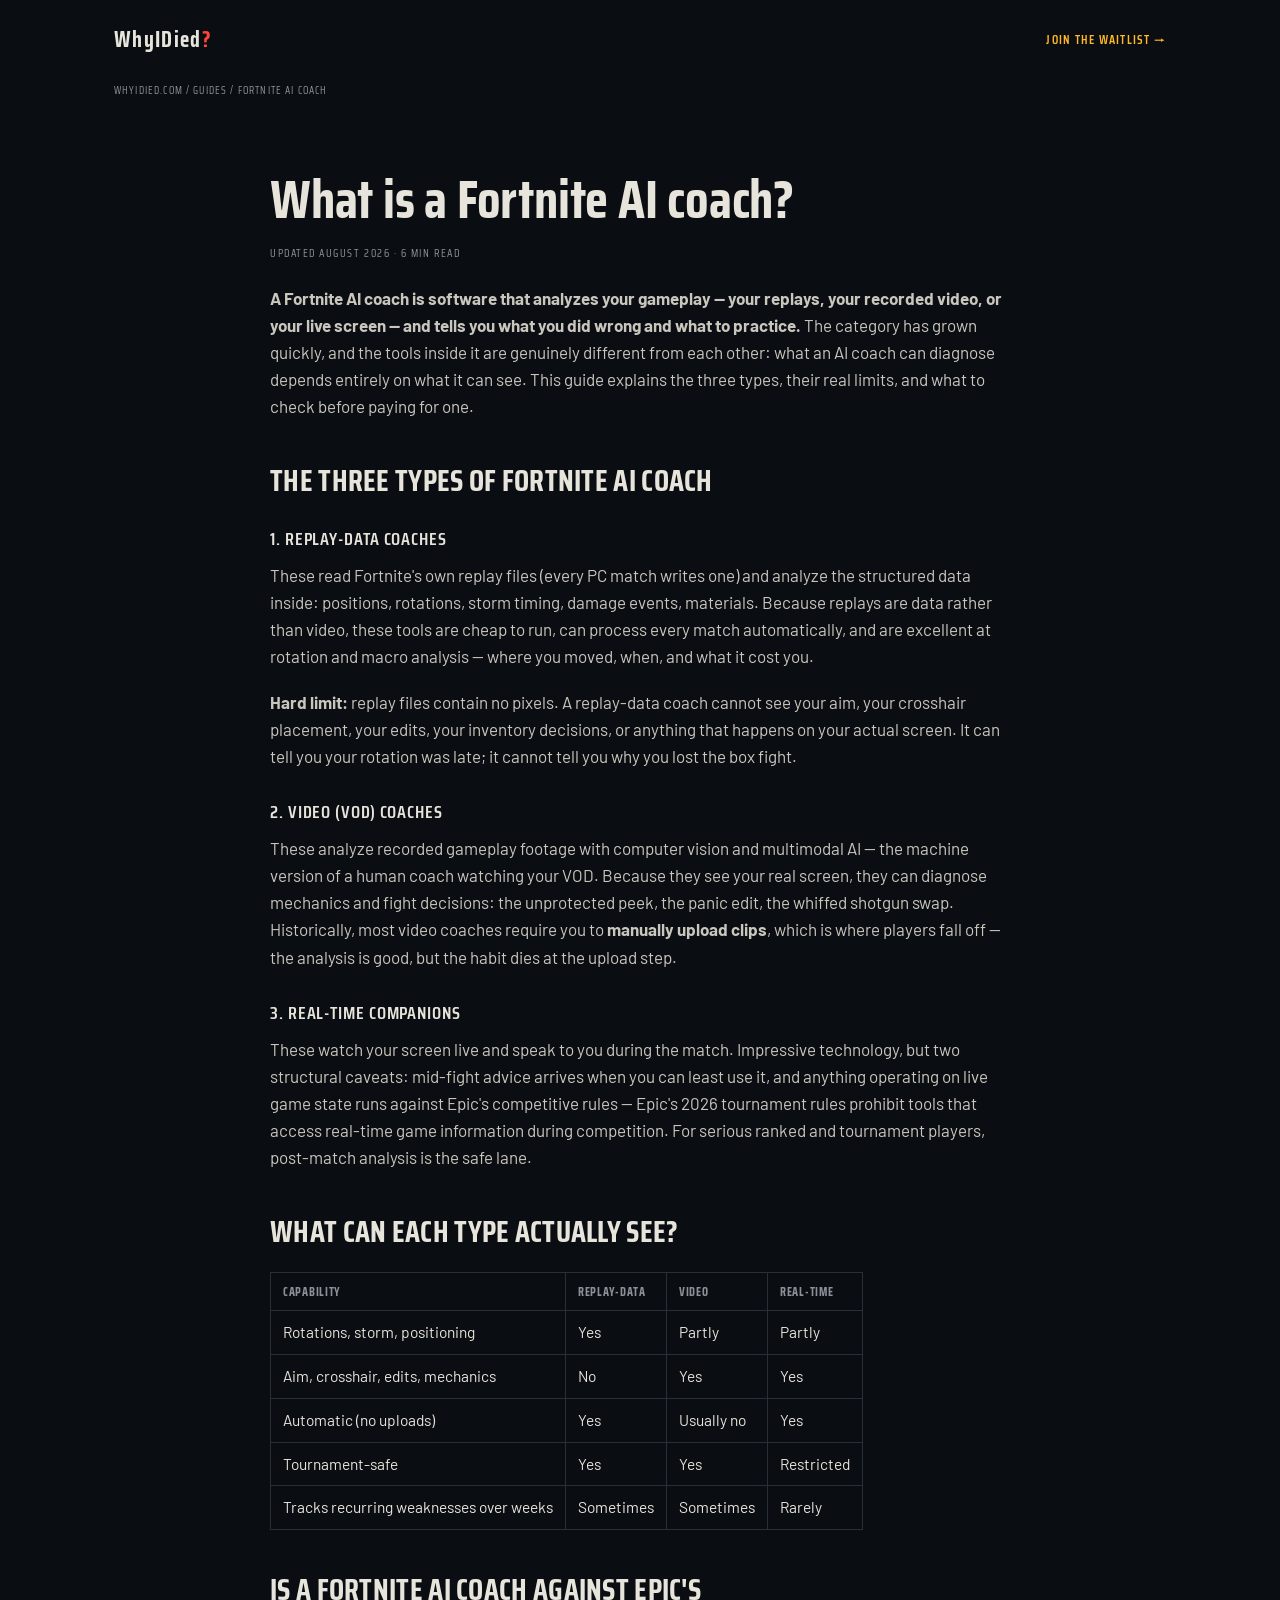
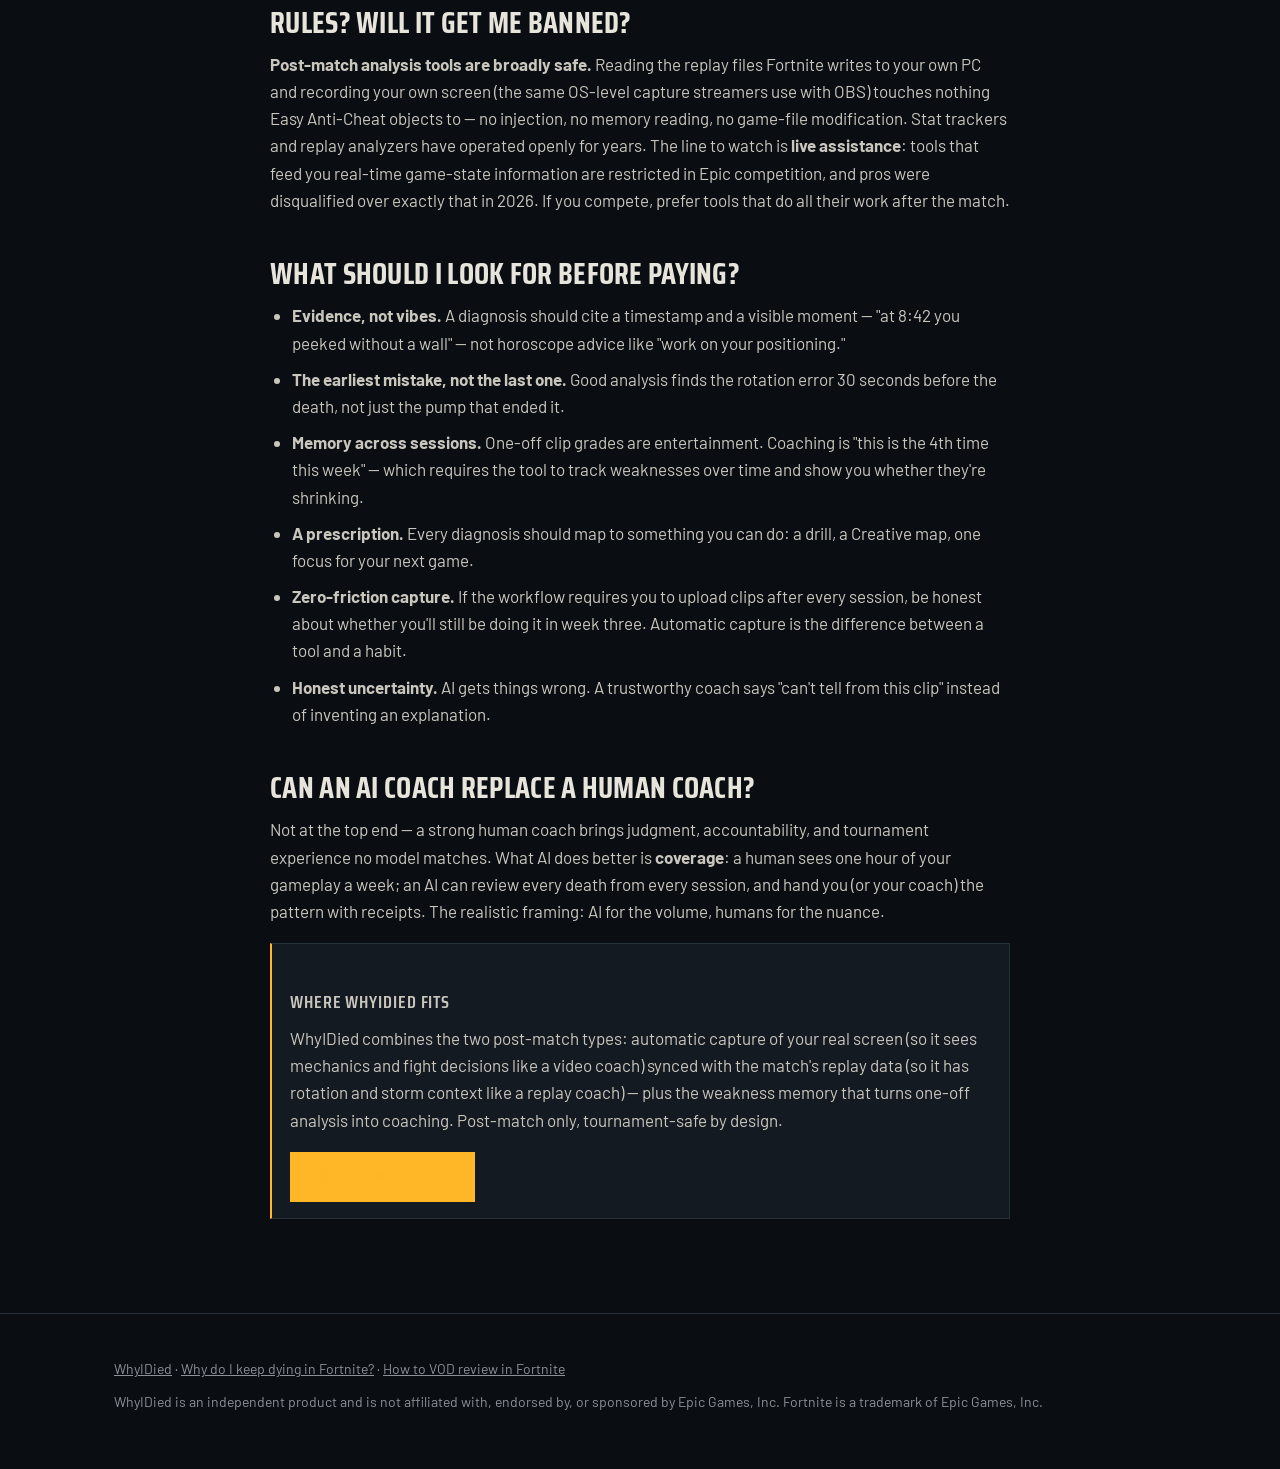
<file: guides/fortnite-ai-coach.html>
<!DOCTYPE html>
<html lang="en">
<head>
<meta charset="UTF-8">
<meta name="viewport" content="width=device-width, initial-scale=1.0">
<title>What Is a Fortnite AI Coach? Types, Limits, and What Actually Helps</title>
<meta name="description" content="A Fortnite AI coach analyzes your gameplay and tells you what to fix. The three types (replay-data, video, real-time), what each can and can't see, ban-safety, and how to pick one.">
<link rel="canonical" href="https://whyidied.com/guides/fortnite-ai-coach">
<meta property="og:type" content="article">
<meta property="og:url" content="https://whyidied.com/guides/fortnite-ai-coach">
<meta property="og:title" content="What is a Fortnite AI coach? Types, limits, and what actually helps">
<meta property="og:description" content="The three types of Fortnite AI coach, what each can and can't see, ban-safety, and how to pick one.">
<meta property="og:image" content="https://whyidied.com/og.png">
<meta name="twitter:card" content="summary_large_image">
<meta name="theme-color" content="#0A0D11">
<link rel="icon" href="data:image/svg+xml,<svg xmlns='http://www.w3.org/2000/svg' viewBox='0 0 100 100'><rect width='100' height='100' fill='%230A0D11'/><rect x='14' y='30' width='72' height='44' fill='none' stroke='%23263038' stroke-width='5'/><circle cx='38' cy='52' r='7' fill='%23FFB627'/><circle cx='62' cy='52' r='7' fill='%23263038'/></svg>">
<link rel="preconnect" href="https://fonts.googleapis.com">
<link rel="preconnect" href="https://fonts.gstatic.com" crossorigin>
<link href="https://fonts.googleapis.com/css2?family=Saira+Condensed:wght@500;600;700&family=Barlow:wght@400;500;600&family=IBM+Plex+Mono:wght@400;500&display=swap" rel="stylesheet">
<script type="application/ld+json">
{
  "@context": "https://schema.org",
  "@type": "Article",
  "headline": "What Is a Fortnite AI Coach? Types, Limits, and What Actually Helps",
  "description": "The three types of Fortnite AI coach (replay-data, video, real-time), what each can and can't see, ban-safety, and how to pick one.",
  "datePublished": "2026-08-21",
  "dateModified": "2026-08-21",
  "author": {"@type": "Organization", "name": "WhyIDied", "url": "https://whyidied.com/"},
  "publisher": {"@type": "Organization", "name": "WhyIDied", "url": "https://whyidied.com/"},
  "mainEntityOfPage": "https://whyidied.com/guides/fortnite-ai-coach"
}
</script>
<script type="application/ld+json">
{
  "@context": "https://schema.org",
  "@type": "BreadcrumbList",
  "itemListElement": [
    {"@type": "ListItem", "position": 1, "name": "WhyIDied", "item": "https://whyidied.com/"},
    {"@type": "ListItem", "position": 2, "name": "Guides"},
    {"@type": "ListItem", "position": 3, "name": "What is a Fortnite AI coach?"}
  ]
}
</script>
<link rel="stylesheet" href="/site.css">
</head>
<body>
<nav><div class="wrap"><a class="brand" href="/">WhyIDied<span class="q">?</span></a><a class="cta" href="/#waitlist">Join the waitlist →</a></div></nav>
<main class="wrap">
<div class="crumb"><a href="/">whyidied.com</a> / guides / fortnite ai coach</div>
<article class="prose">
<h1>What is a Fortnite AI coach?</h1>
<div class="meta">UPDATED AUGUST 2026 · 6 MIN READ</div>

<p><b>A Fortnite AI coach is software that analyzes your gameplay — your replays, your recorded video, or your live screen — and tells you what you did wrong and what to practice.</b> The category has grown quickly, and the tools inside it are genuinely different from each other: what an AI coach can diagnose depends entirely on what it can see. This guide explains the three types, their real limits, and what to check before paying for one.</p>

<h2>The three types of Fortnite AI coach</h2>

<h3>1. Replay-data coaches</h3>
<p>These read Fortnite's own replay files (every PC match writes one) and analyze the structured data inside: positions, rotations, storm timing, damage events, materials. Because replays are data rather than video, these tools are cheap to run, can process every match automatically, and are excellent at rotation and macro analysis — where you moved, when, and what it cost you.</p>
<p><b>Hard limit:</b> replay files contain no pixels. A replay-data coach cannot see your aim, your crosshair placement, your edits, your inventory decisions, or anything that happens on your actual screen. It can tell you your rotation was late; it cannot tell you why you lost the box fight.</p>

<h3>2. Video (VOD) coaches</h3>
<p>These analyze recorded gameplay footage with computer vision and multimodal AI — the machine version of a human coach watching your VOD. Because they see your real screen, they can diagnose mechanics and fight decisions: the unprotected peek, the panic edit, the whiffed shotgun swap. Historically, most video coaches require you to <b>manually upload clips</b>, which is where players fall off — the analysis is good, but the habit dies at the upload step.</p>

<h3>3. Real-time companions</h3>
<p>These watch your screen live and speak to you during the match. Impressive technology, but two structural caveats: mid-fight advice arrives when you can least use it, and anything operating on live game state runs against Epic's competitive rules — Epic's 2026 tournament rules prohibit tools that access real-time game information during competition. For serious ranked and tournament players, post-match analysis is the safe lane.</p>

<h2>What can each type actually see?</h2>
<div class="tblwrap">
<table class="tbl">
<tr><th>CAPABILITY</th><th>REPLAY-DATA</th><th>VIDEO</th><th>REAL-TIME</th></tr>
<tr><td>Rotations, storm, positioning</td><td class="yes">Yes</td><td>Partly</td><td>Partly</td></tr>
<tr><td>Aim, crosshair, edits, mechanics</td><td class="no">No</td><td class="yes">Yes</td><td class="yes">Yes</td></tr>
<tr><td>Automatic (no uploads)</td><td class="yes">Yes</td><td class="no">Usually no</td><td class="yes">Yes</td></tr>
<tr><td>Tournament-safe</td><td class="yes">Yes</td><td class="yes">Yes</td><td class="no">Restricted</td></tr>
<tr><td>Tracks recurring weaknesses over weeks</td><td>Sometimes</td><td>Sometimes</td><td class="no">Rarely</td></tr>
</table>
</div>

<h2>Is a Fortnite AI coach against Epic's rules? Will it get me banned?</h2>
<p><b>Post-match analysis tools are broadly safe.</b> Reading the replay files Fortnite writes to your own PC and recording your own screen (the same OS-level capture streamers use with OBS) touches nothing Easy Anti-Cheat objects to — no injection, no memory reading, no game-file modification. Stat trackers and replay analyzers have operated openly for years. The line to watch is <b>live assistance</b>: tools that feed you real-time game-state information are restricted in Epic competition, and pros were disqualified over exactly that in 2026. If you compete, prefer tools that do all their work after the match.</p>

<h2>What should I look for before paying?</h2>
<ul>
<li><b>Evidence, not vibes.</b> A diagnosis should cite a timestamp and a visible moment — "at 8:42 you peeked without a wall" — not horoscope advice like "work on your positioning."</li>
<li><b>The earliest mistake, not the last one.</b> Good analysis finds the rotation error 30 seconds before the death, not just the pump that ended it.</li>
<li><b>Memory across sessions.</b> One-off clip grades are entertainment. Coaching is "this is the 4th time this week" — which requires the tool to track weaknesses over time and show you whether they're shrinking.</li>
<li><b>A prescription.</b> Every diagnosis should map to something you can do: a drill, a Creative map, one focus for your next game.</li>
<li><b>Zero-friction capture.</b> If the workflow requires you to upload clips after every session, be honest about whether you'll still be doing it in week three. Automatic capture is the difference between a tool and a habit.</li>
<li><b>Honest uncertainty.</b> AI gets things wrong. A trustworthy coach says "can't tell from this clip" instead of inventing an explanation.</li>
</ul>

<h2>Can an AI coach replace a human coach?</h2>
<p>Not at the top end — a strong human coach brings judgment, accountability, and tournament experience no model matches. What AI does better is <b>coverage</b>: a human sees one hour of your gameplay a week; an AI can review every death from every session, and hand you (or your coach) the pattern with receipts. The realistic framing: AI for the volume, humans for the nuance.</p>

<div class="callout">
<h3>Where WhyIDied fits</h3>
<p>WhyIDied combines the two post-match types: automatic capture of your real screen (so it sees mechanics and fight decisions like a video coach) synced with the match's replay data (so it has rotation and storm context like a replay coach) — plus the weakness memory that turns one-off analysis into coaching. Post-match only, tournament-safe by design.</p>
<a class="btn" href="/#waitlist">Join the waitlist →</a>
</div>
</article>
</main>
<footer><div class="wrap">
<p><a href="/">WhyIDied</a> · <a href="/guides/why-do-i-keep-dying-in-fortnite">Why do I keep dying in Fortnite?</a> · <a href="/guides/how-to-vod-review-fortnite">How to VOD review in Fortnite</a></p>
<p style="margin-top:10px">WhyIDied is an independent product and is not affiliated with, endorsed by, or sponsored by Epic Games, Inc. Fortnite is a trademark of Epic Games, Inc.</p>
</div></footer>
</body>
</html>
</file>
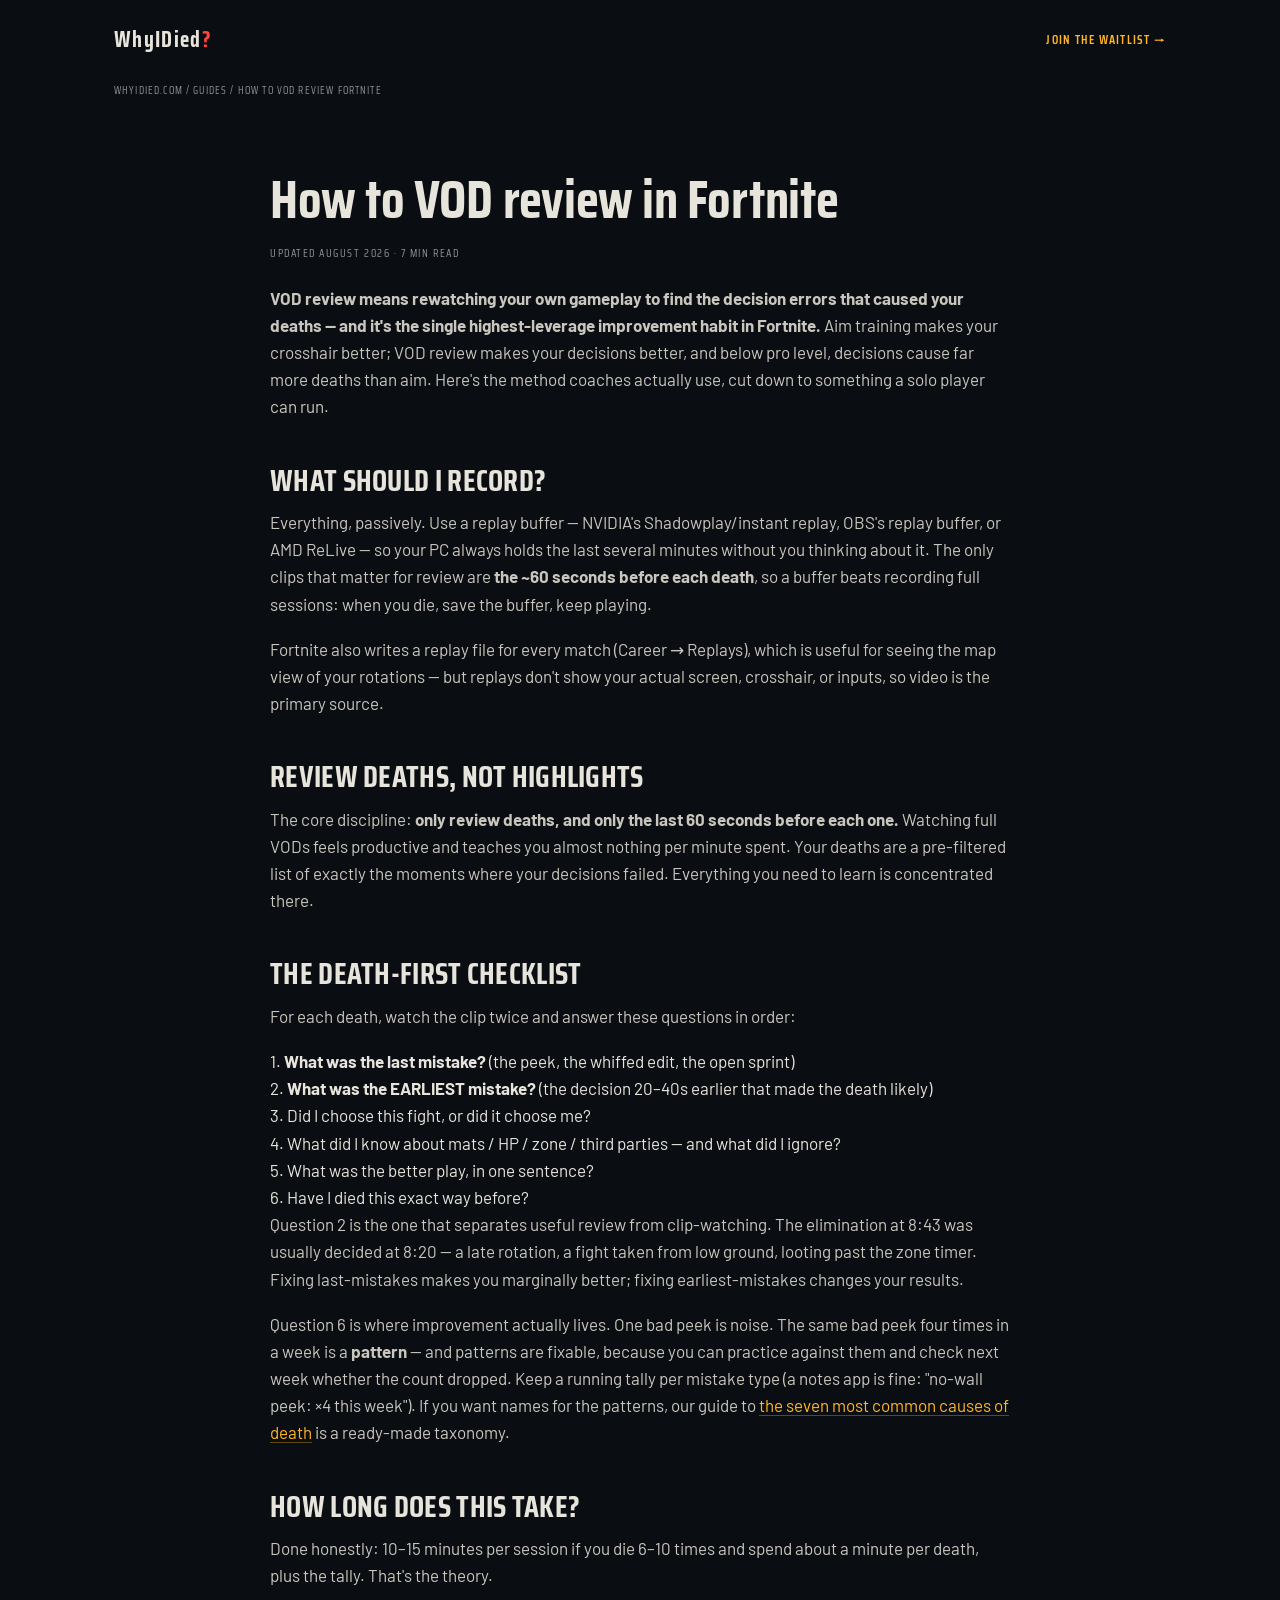
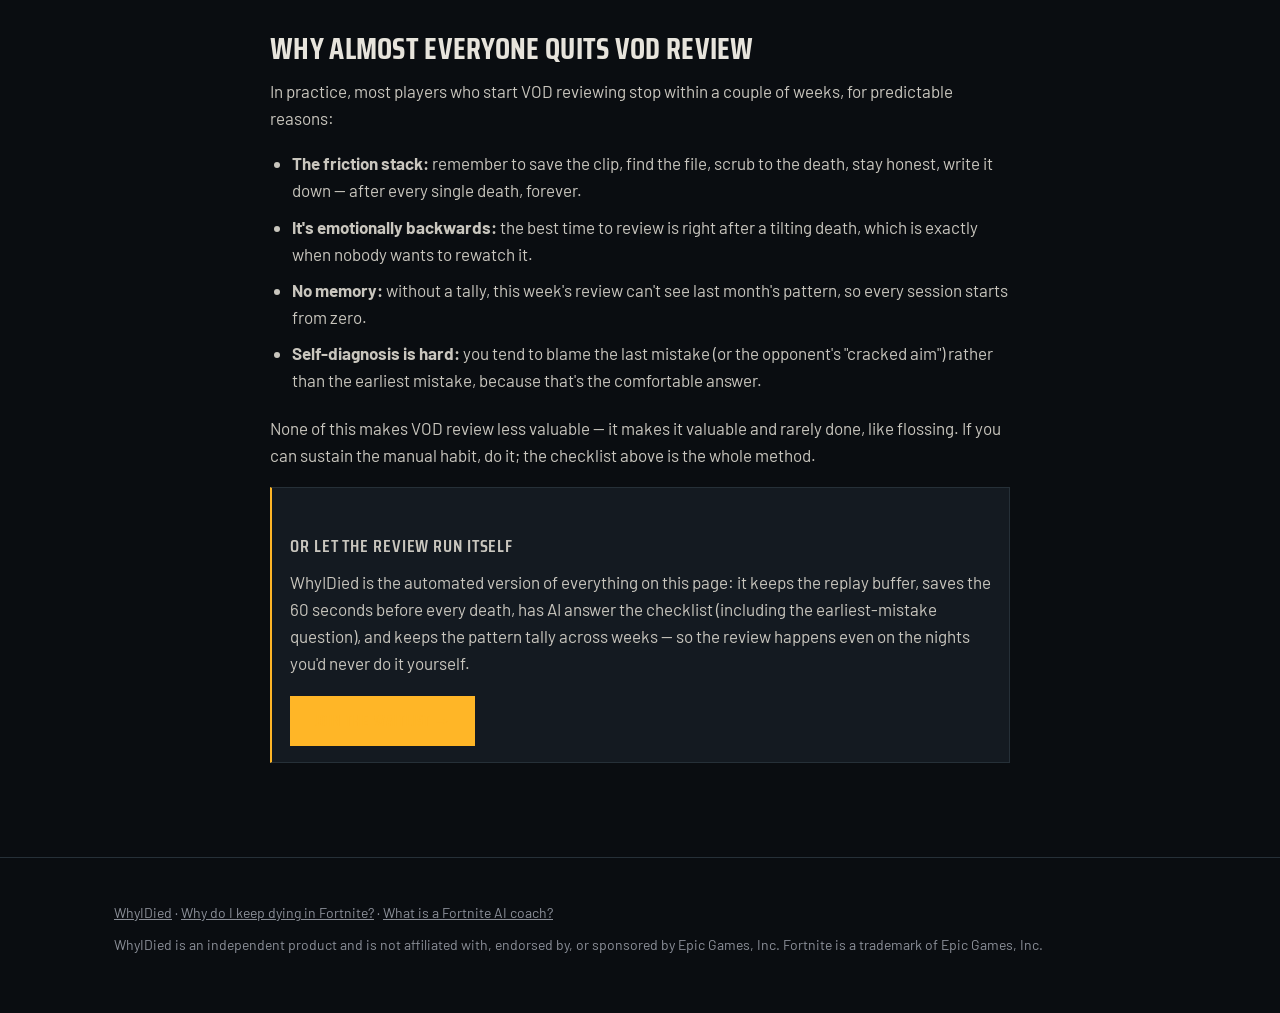
<file: guides/how-to-vod-review-fortnite.html>
<!DOCTYPE html>
<html lang="en">
<head>
<meta charset="UTF-8">
<meta name="viewport" content="width=device-width, initial-scale=1.0">
<title>How to VOD Review in Fortnite (a Method That Actually Sticks)</title>
<meta name="description" content="A practical Fortnite VOD review method: what to record, the death-first review checklist coaches use, how long it takes, and why most players quit — plus how to automate it.">
<link rel="canonical" href="https://whyidied.com/guides/how-to-vod-review-fortnite">
<meta property="og:type" content="article">
<meta property="og:url" content="https://whyidied.com/guides/how-to-vod-review-fortnite">
<meta property="og:title" content="How to VOD review in Fortnite (a method that actually sticks)">
<meta property="og:description" content="The death-first review checklist coaches use, what to record, and why most players quit VOD review within a week.">
<meta property="og:image" content="https://whyidied.com/og.png">
<meta name="twitter:card" content="summary_large_image">
<meta name="theme-color" content="#0A0D11">
<link rel="icon" href="data:image/svg+xml,<svg xmlns='http://www.w3.org/2000/svg' viewBox='0 0 100 100'><rect width='100' height='100' fill='%230A0D11'/><rect x='14' y='30' width='72' height='44' fill='none' stroke='%23263038' stroke-width='5'/><circle cx='38' cy='52' r='7' fill='%23FFB627'/><circle cx='62' cy='52' r='7' fill='%23263038'/></svg>">
<link rel="preconnect" href="https://fonts.googleapis.com">
<link rel="preconnect" href="https://fonts.gstatic.com" crossorigin>
<link href="https://fonts.googleapis.com/css2?family=Saira+Condensed:wght@500;600;700&family=Barlow:wght@400;500;600&family=IBM+Plex+Mono:wght@400;500&display=swap" rel="stylesheet">
<script type="application/ld+json">
{
  "@context": "https://schema.org",
  "@type": "Article",
  "headline": "How to VOD Review in Fortnite (a Method That Actually Sticks)",
  "description": "A practical Fortnite VOD review method: what to record, the death-first checklist coaches use, and why most players quit within a week.",
  "datePublished": "2026-08-21",
  "dateModified": "2026-08-21",
  "author": {"@type": "Organization", "name": "WhyIDied", "url": "https://whyidied.com/"},
  "publisher": {"@type": "Organization", "name": "WhyIDied", "url": "https://whyidied.com/"},
  "mainEntityOfPage": "https://whyidied.com/guides/how-to-vod-review-fortnite"
}
</script>
<script type="application/ld+json">
{
  "@context": "https://schema.org",
  "@type": "BreadcrumbList",
  "itemListElement": [
    {"@type": "ListItem", "position": 1, "name": "WhyIDied", "item": "https://whyidied.com/"},
    {"@type": "ListItem", "position": 2, "name": "Guides"},
    {"@type": "ListItem", "position": 3, "name": "How to VOD review in Fortnite"}
  ]
}
</script>
<link rel="stylesheet" href="/site.css">
</head>
<body>
<nav><div class="wrap"><a class="brand" href="/">WhyIDied<span class="q">?</span></a><a class="cta" href="/#waitlist">Join the waitlist →</a></div></nav>
<main class="wrap">
<div class="crumb"><a href="/">whyidied.com</a> / guides / how to vod review fortnite</div>
<article class="prose">
<h1>How to VOD review in Fortnite</h1>
<div class="meta">UPDATED AUGUST 2026 · 7 MIN READ</div>

<p><b>VOD review means rewatching your own gameplay to find the decision errors that caused your deaths — and it's the single highest-leverage improvement habit in Fortnite.</b> Aim training makes your crosshair better; VOD review makes your decisions better, and below pro level, decisions cause far more deaths than aim. Here's the method coaches actually use, cut down to something a solo player can run.</p>

<h2>What should I record?</h2>
<p>Everything, passively. Use a replay buffer — NVIDIA's Shadowplay/instant replay, OBS's replay buffer, or AMD ReLive — so your PC always holds the last several minutes without you thinking about it. The only clips that matter for review are <b>the ~60 seconds before each death</b>, so a buffer beats recording full sessions: when you die, save the buffer, keep playing.</p>
<p>Fortnite also writes a replay file for every match (Career → Replays), which is useful for seeing the map view of your rotations — but replays don't show your actual screen, crosshair, or inputs, so video is the primary source.</p>

<h2>Review deaths, not highlights</h2>
<p>The core discipline: <b>only review deaths, and only the last 60 seconds before each one.</b> Watching full VODs feels productive and teaches you almost nothing per minute spent. Your deaths are a pre-filtered list of exactly the moments where your decisions failed. Everything you need to learn is concentrated there.</p>

<h2>The death-first checklist</h2>
<p>For each death, watch the clip twice and answer these questions in order:</p>
<div class="check">
1. <b>What was the last mistake?</b> (the peek, the whiffed edit, the open sprint)<br>
2. <b>What was the EARLIEST mistake?</b> (the decision 20–40s earlier that made the death likely)<br>
3. Did I choose this fight, or did it choose me?<br>
4. What did I know about mats / HP / zone / third parties — and what did I ignore?<br>
5. What was the better play, in one sentence?<br>
6. Have I died this exact way before?
</div>
<p>Question 2 is the one that separates useful review from clip-watching. The elimination at 8:43 was usually decided at 8:20 — a late rotation, a fight taken from low ground, looting past the zone timer. Fixing last-mistakes makes you marginally better; fixing earliest-mistakes changes your results.</p>
<p>Question 6 is where improvement actually lives. One bad peek is noise. The same bad peek four times in a week is a <b>pattern</b> — and patterns are fixable, because you can practice against them and check next week whether the count dropped. Keep a running tally per mistake type (a notes app is fine: "no-wall peek: ×4 this week"). If you want names for the patterns, our guide to <a href="/guides/why-do-i-keep-dying-in-fortnite">the seven most common causes of death</a> is a ready-made taxonomy.</p>

<h2>How long does this take?</h2>
<p>Done honestly: 10–15 minutes per session if you die 6–10 times and spend about a minute per death, plus the tally. That's the theory.</p>

<h2>Why almost everyone quits VOD review</h2>
<p>In practice, most players who start VOD reviewing stop within a couple of weeks, for predictable reasons:</p>
<ul>
<li><b>The friction stack:</b> remember to save the clip, find the file, scrub to the death, stay honest, write it down — after every single death, forever.</li>
<li><b>It's emotionally backwards:</b> the best time to review is right after a tilting death, which is exactly when nobody wants to rewatch it.</li>
<li><b>No memory:</b> without a tally, this week's review can't see last month's pattern, so every session starts from zero.</li>
<li><b>Self-diagnosis is hard:</b> you tend to blame the last mistake (or the opponent's "cracked aim") rather than the earliest mistake, because that's the comfortable answer.</li>
</ul>
<p>None of this makes VOD review less valuable — it makes it valuable and rarely done, like flossing. If you can sustain the manual habit, do it; the checklist above is the whole method.</p>

<div class="callout">
<h3>Or let the review run itself</h3>
<p>WhyIDied is the automated version of everything on this page: it keeps the replay buffer, saves the 60 seconds before every death, has AI answer the checklist (including the earliest-mistake question), and keeps the pattern tally across weeks — so the review happens even on the nights you'd never do it yourself.</p>
<a class="btn" href="/#waitlist">Join the waitlist →</a>
</div>
</article>
</main>
<footer><div class="wrap">
<p><a href="/">WhyIDied</a> · <a href="/guides/why-do-i-keep-dying-in-fortnite">Why do I keep dying in Fortnite?</a> · <a href="/guides/fortnite-ai-coach">What is a Fortnite AI coach?</a></p>
<p style="margin-top:10px">WhyIDied is an independent product and is not affiliated with, endorsed by, or sponsored by Epic Games, Inc. Fortnite is a trademark of Epic Games, Inc.</p>
</div></footer>
</body>
</html>
</file>
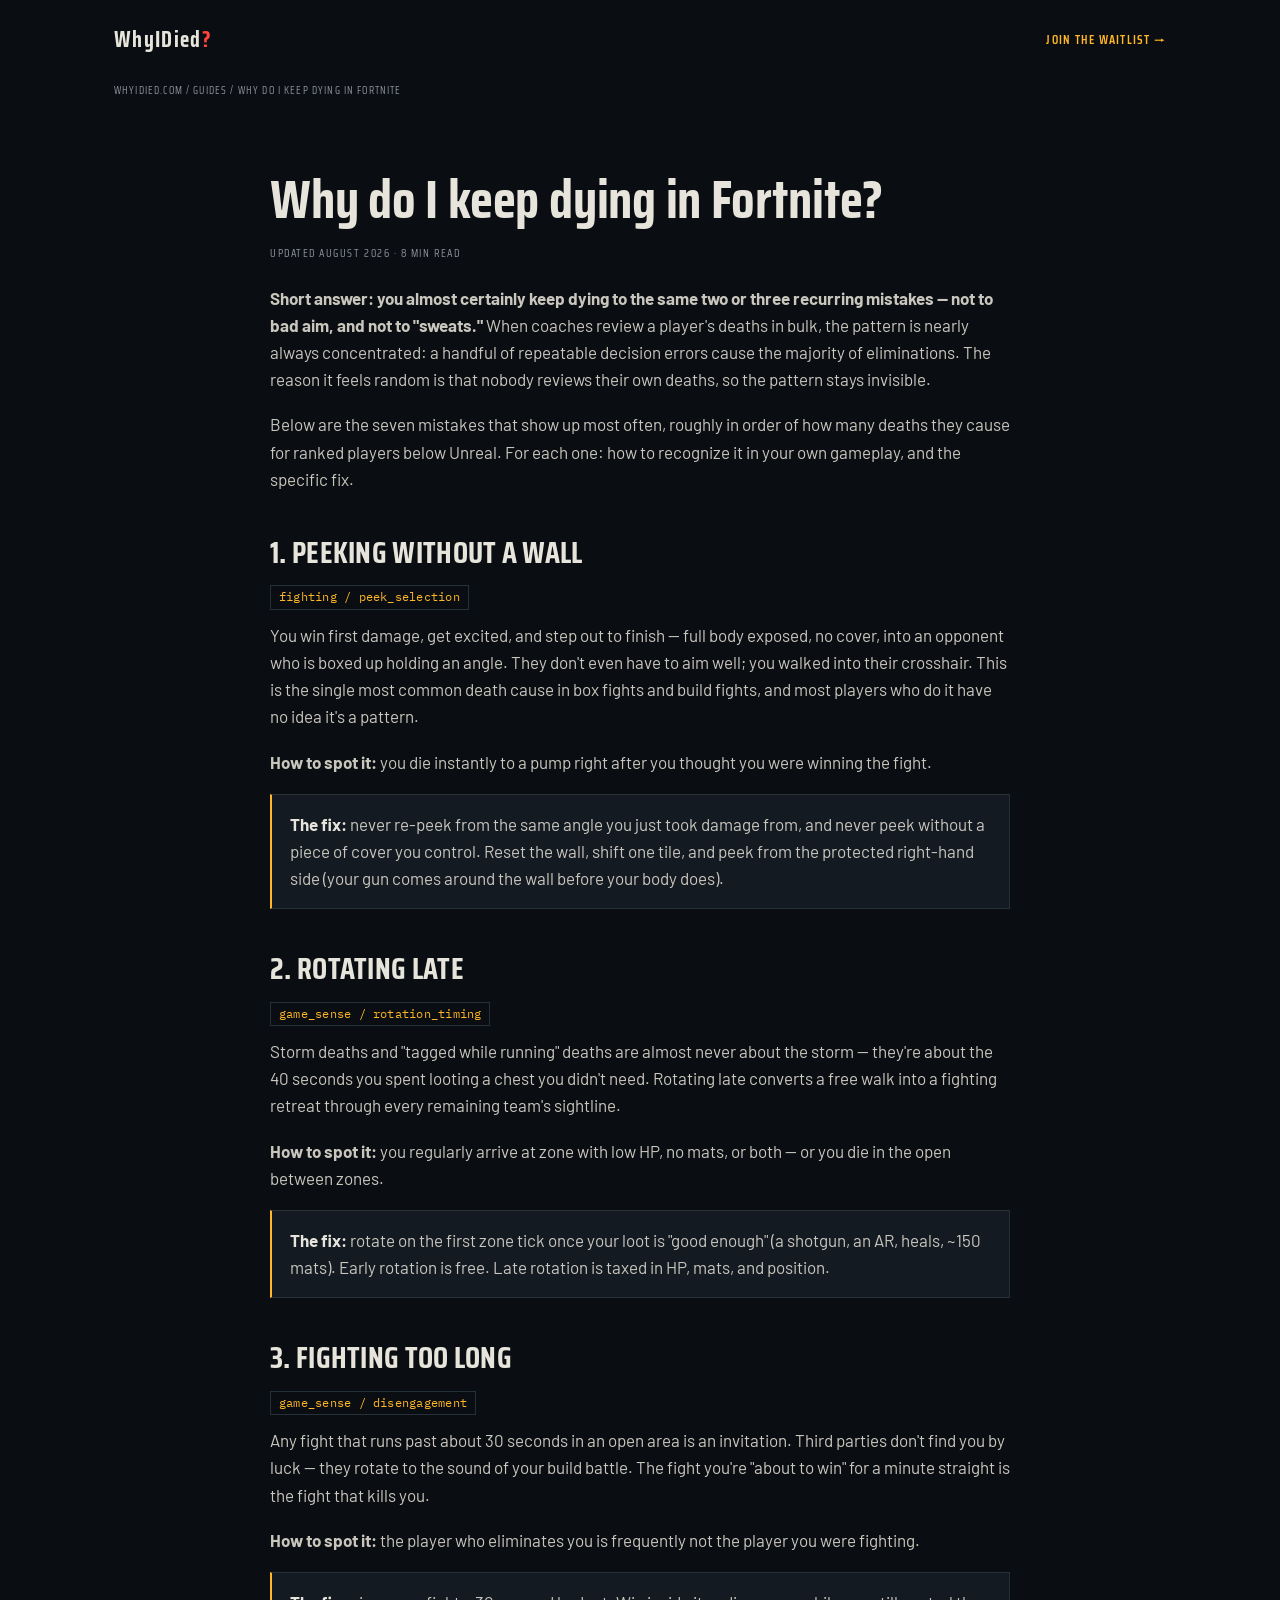
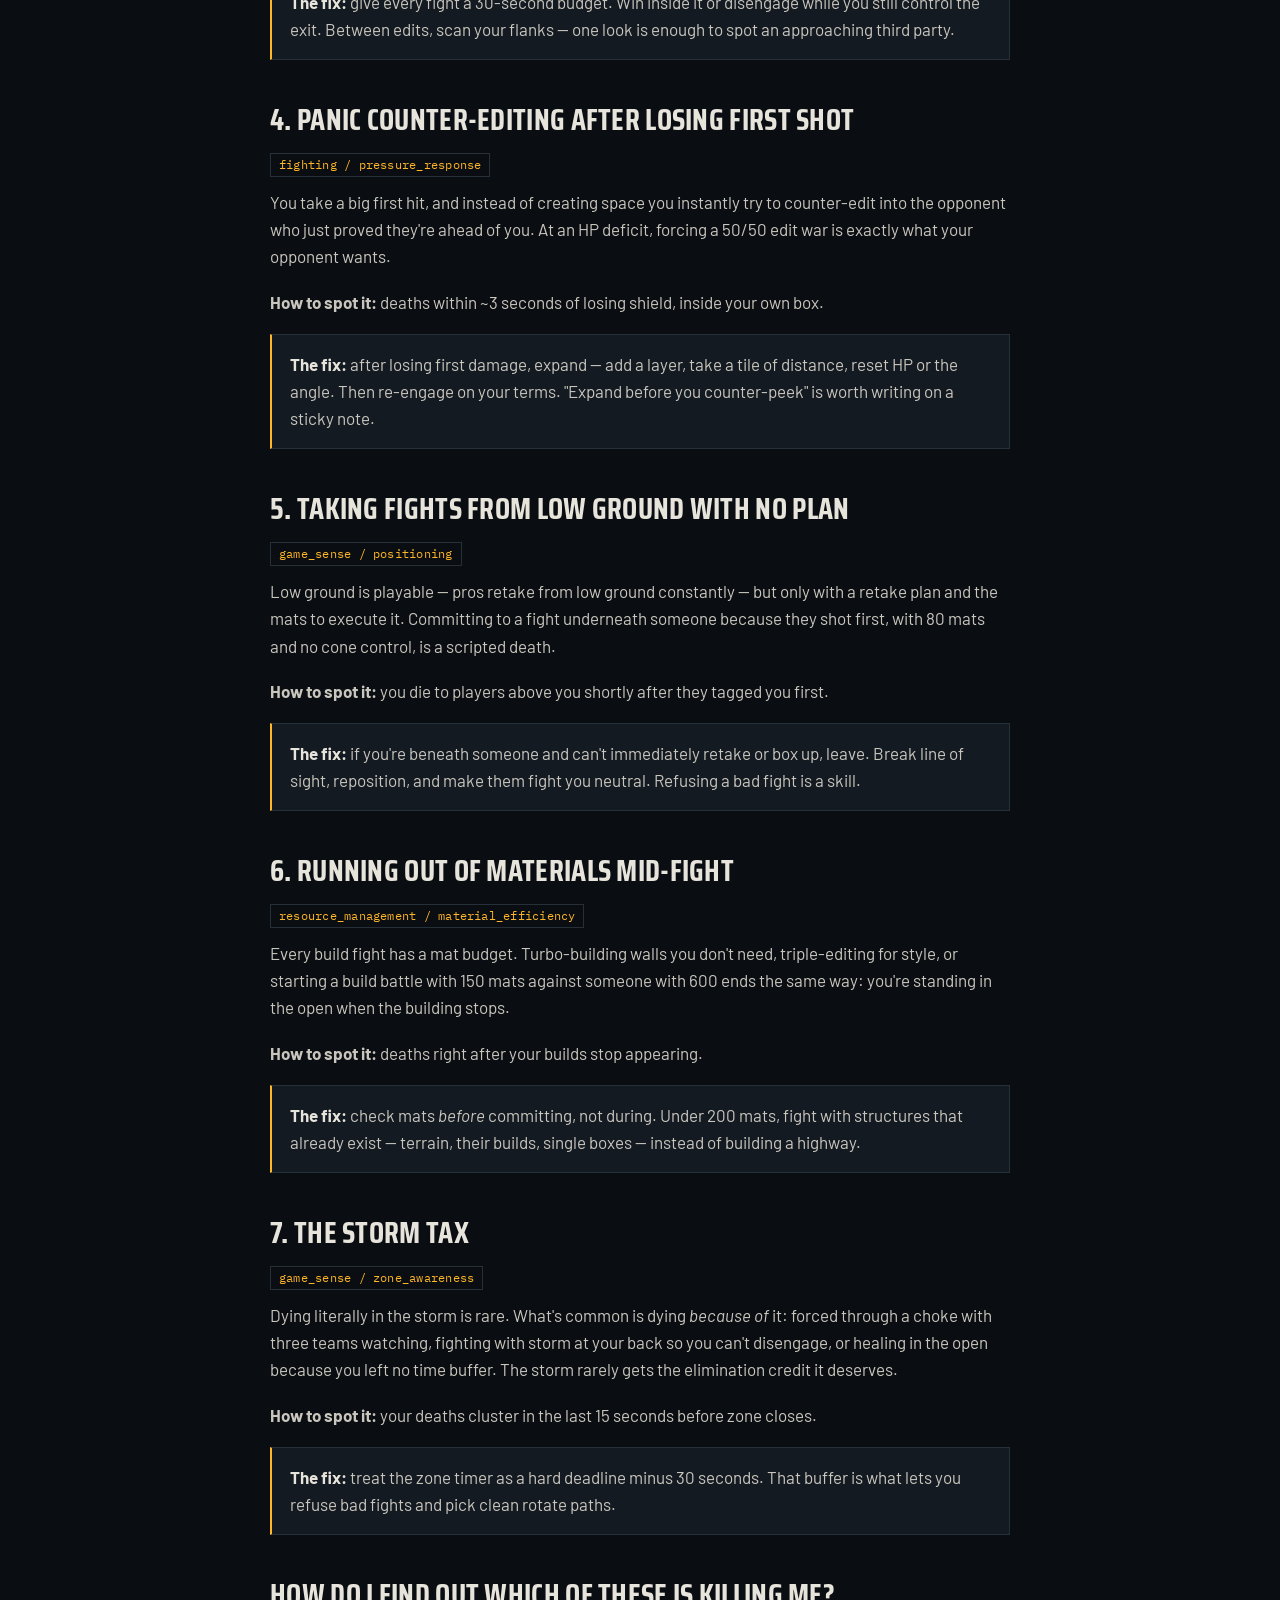
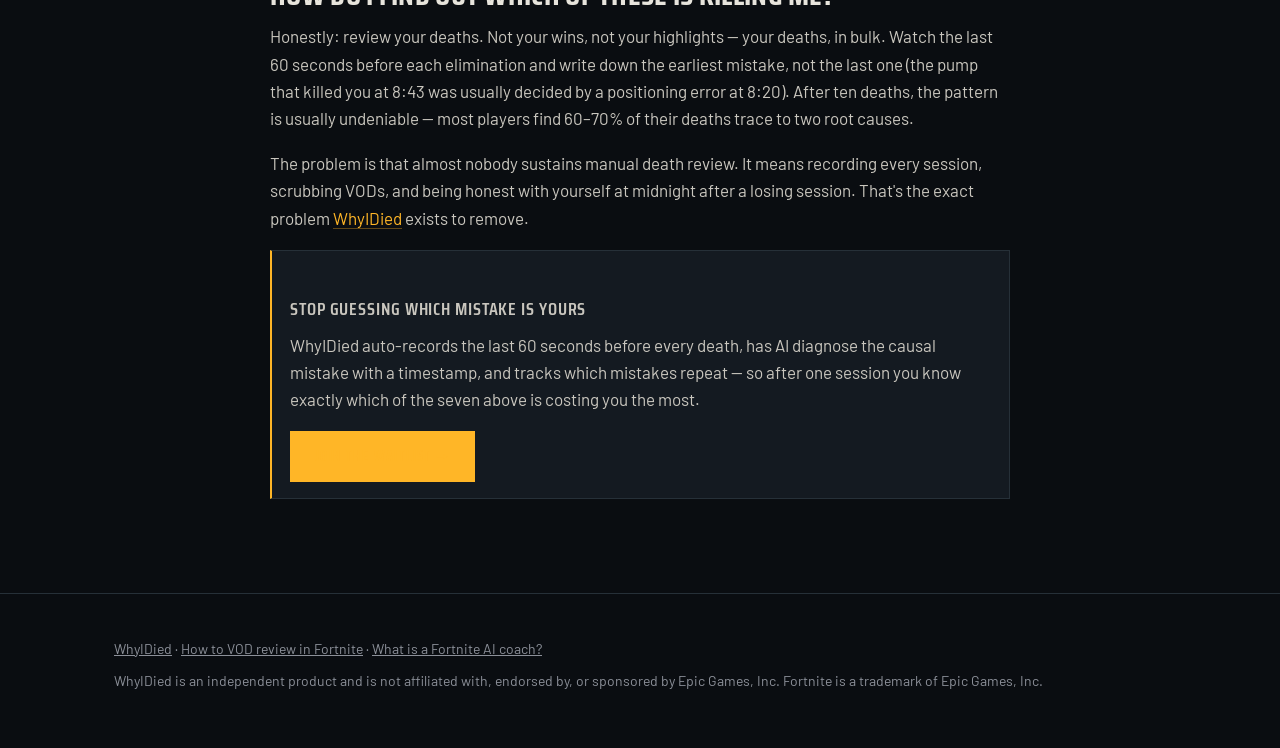
<file: guides/why-do-i-keep-dying-in-fortnite.html>
<!DOCTYPE html>
<html lang="en">
<head>
<meta charset="UTF-8">
<meta name="viewport" content="width=device-width, initial-scale=1.0">
<title>Why Do I Keep Dying in Fortnite? The 7 Mistakes That Cause Most Deaths</title>
<meta name="description" content="Most Fortnite players die repeatedly to the same 2–3 recurring mistakes. Here are the seven most common causes of death, how to spot each one in your own games, and the fix.">
<link rel="canonical" href="https://whyidied.com/guides/why-do-i-keep-dying-in-fortnite">
<meta property="og:type" content="article">
<meta property="og:url" content="https://whyidied.com/guides/why-do-i-keep-dying-in-fortnite">
<meta property="og:title" content="Why do I keep dying in Fortnite? The 7 mistakes that cause most deaths">
<meta property="og:description" content="The seven recurring mistakes behind most Fortnite deaths — how to spot each one and how to fix it.">
<meta property="og:image" content="https://whyidied.com/og.png">
<meta name="twitter:card" content="summary_large_image">
<meta name="theme-color" content="#0A0D11">
<link rel="icon" href="data:image/svg+xml,<svg xmlns='http://www.w3.org/2000/svg' viewBox='0 0 100 100'><rect width='100' height='100' fill='%230A0D11'/><rect x='14' y='30' width='72' height='44' fill='none' stroke='%23263038' stroke-width='5'/><circle cx='38' cy='52' r='7' fill='%23FFB627'/><circle cx='62' cy='52' r='7' fill='%23263038'/></svg>">
<link rel="preconnect" href="https://fonts.googleapis.com">
<link rel="preconnect" href="https://fonts.gstatic.com" crossorigin>
<link href="https://fonts.googleapis.com/css2?family=Saira+Condensed:wght@500;600;700&family=Barlow:wght@400;500;600&family=IBM+Plex+Mono:wght@400;500&display=swap" rel="stylesheet">
<script type="application/ld+json">
{
  "@context": "https://schema.org",
  "@type": "Article",
  "headline": "Why Do I Keep Dying in Fortnite? The 7 Mistakes That Cause Most Deaths",
  "description": "Most Fortnite players die repeatedly to the same 2–3 recurring mistakes. The seven most common causes of death, how to spot each one, and the fix.",
  "datePublished": "2026-08-21",
  "dateModified": "2026-08-21",
  "author": {"@type": "Organization", "name": "WhyIDied", "url": "https://whyidied.com/"},
  "publisher": {"@type": "Organization", "name": "WhyIDied", "url": "https://whyidied.com/"},
  "mainEntityOfPage": "https://whyidied.com/guides/why-do-i-keep-dying-in-fortnite"
}
</script>
<script type="application/ld+json">
{
  "@context": "https://schema.org",
  "@type": "BreadcrumbList",
  "itemListElement": [
    {"@type": "ListItem", "position": 1, "name": "WhyIDied", "item": "https://whyidied.com/"},
    {"@type": "ListItem", "position": 2, "name": "Guides", "item": "https://whyidied.com/#faq"},
    {"@type": "ListItem", "position": 3, "name": "Why do I keep dying in Fortnite?"}
  ]
}
</script>
<link rel="stylesheet" href="/site.css">
</head>
<body>
<nav><div class="wrap"><a class="brand" href="/">WhyIDied<span class="q">?</span></a><a class="cta" href="/#waitlist">Join the waitlist →</a></div></nav>
<main class="wrap">
<div class="crumb"><a href="/">whyidied.com</a> / guides / why do I keep dying in fortnite</div>
<article class="prose">
<h1>Why do I keep dying in Fortnite?</h1>
<div class="meta">UPDATED AUGUST 2026 · 8 MIN READ</div>

<p><b>Short answer: you almost certainly keep dying to the same two or three recurring mistakes — not to bad aim, and not to "sweats."</b> When coaches review a player's deaths in bulk, the pattern is nearly always concentrated: a handful of repeatable decision errors cause the majority of eliminations. The reason it feels random is that nobody reviews their own deaths, so the pattern stays invisible.</p>

<p>Below are the seven mistakes that show up most often, roughly in order of how many deaths they cause for ranked players below Unreal. For each one: how to recognize it in your own gameplay, and the specific fix.</p>

<h2>1. Peeking without a wall</h2>
<span class="tag">fighting / peek_selection</span>
<p>You win first damage, get excited, and step out to finish — full body exposed, no cover, into an opponent who is boxed up holding an angle. They don't even have to aim well; you walked into their crosshair. This is the single most common death cause in box fights and build fights, and most players who do it have no idea it's a pattern.</p>
<p><b>How to spot it:</b> you die instantly to a pump right after you thought you were winning the fight.</p>
<div class="fix"><b>The fix:</b> never re-peek from the same angle you just took damage from, and never peek without a piece of cover you control. Reset the wall, shift one tile, and peek from the protected right-hand side (your gun comes around the wall before your body does).</div>

<h2>2. Rotating late</h2>
<span class="tag">game_sense / rotation_timing</span>
<p>Storm deaths and "tagged while running" deaths are almost never about the storm — they're about the 40 seconds you spent looting a chest you didn't need. Rotating late converts a free walk into a fighting retreat through every remaining team's sightline.</p>
<p><b>How to spot it:</b> you regularly arrive at zone with low HP, no mats, or both — or you die in the open between zones.</p>
<div class="fix"><b>The fix:</b> rotate on the first zone tick once your loot is "good enough" (a shotgun, an AR, heals, ~150 mats). Early rotation is free. Late rotation is taxed in HP, mats, and position.</div>

<h2>3. Fighting too long</h2>
<span class="tag">game_sense / disengagement</span>
<p>Any fight that runs past about 30 seconds in an open area is an invitation. Third parties don't find you by luck — they rotate to the sound of your build battle. The fight you're "about to win" for a minute straight is the fight that kills you.</p>
<p><b>How to spot it:</b> the player who eliminates you is frequently not the player you were fighting.</p>
<div class="fix"><b>The fix:</b> give every fight a 30-second budget. Win inside it or disengage while you still control the exit. Between edits, scan your flanks — one look is enough to spot an approaching third party.</div>

<h2>4. Panic counter-editing after losing first shot</h2>
<span class="tag">fighting / pressure_response</span>
<p>You take a big first hit, and instead of creating space you instantly try to counter-edit into the opponent who just proved they're ahead of you. At an HP deficit, forcing a 50/50 edit war is exactly what your opponent wants.</p>
<p><b>How to spot it:</b> deaths within ~3 seconds of losing shield, inside your own box.</p>
<div class="fix"><b>The fix:</b> after losing first damage, expand — add a layer, take a tile of distance, reset HP or the angle. Then re-engage on your terms. "Expand before you counter-peek" is worth writing on a sticky note.</div>

<h2>5. Taking fights from low ground with no plan</h2>
<span class="tag">game_sense / positioning</span>
<p>Low ground is playable — pros retake from low ground constantly — but only with a retake plan and the mats to execute it. Committing to a fight underneath someone because they shot first, with 80 mats and no cone control, is a scripted death.</p>
<p><b>How to spot it:</b> you die to players above you shortly after they tagged you first.</p>
<div class="fix"><b>The fix:</b> if you're beneath someone and can't immediately retake or box up, leave. Break line of sight, reposition, and make them fight you neutral. Refusing a bad fight is a skill.</div>

<h2>6. Running out of materials mid-fight</h2>
<span class="tag">resource_management / material_efficiency</span>
<p>Every build fight has a mat budget. Turbo-building walls you don't need, triple-editing for style, or starting a build battle with 150 mats against someone with 600 ends the same way: you're standing in the open when the building stops.</p>
<p><b>How to spot it:</b> deaths right after your builds stop appearing.</p>
<div class="fix"><b>The fix:</b> check mats <em>before</em> committing, not during. Under 200 mats, fight with structures that already exist — terrain, their builds, single boxes — instead of building a highway.</div>

<h2>7. The storm tax</h2>
<span class="tag">game_sense / zone_awareness</span>
<p>Dying literally in the storm is rare. What's common is dying <em>because of</em> it: forced through a choke with three teams watching, fighting with storm at your back so you can't disengage, or healing in the open because you left no time buffer. The storm rarely gets the elimination credit it deserves.</p>
<p><b>How to spot it:</b> your deaths cluster in the last 15 seconds before zone closes.</p>
<div class="fix"><b>The fix:</b> treat the zone timer as a hard deadline minus 30 seconds. That buffer is what lets you refuse bad fights and pick clean rotate paths.</div>

<h2>How do I find out which of these is killing me?</h2>
<p>Honestly: review your deaths. Not your wins, not your highlights — your deaths, in bulk. Watch the last 60 seconds before each elimination and write down the earliest mistake, not the last one (the pump that killed you at 8:43 was usually decided by a positioning error at 8:20). After ten deaths, the pattern is usually undeniable — most players find 60–70% of their deaths trace to two root causes.</p>
<p>The problem is that almost nobody sustains manual death review. It means recording every session, scrubbing VODs, and being honest with yourself at midnight after a losing session. That's the exact problem <a href="/">WhyIDied</a> exists to remove.</p>

<div class="callout">
<h3>Stop guessing which mistake is yours</h3>
<p>WhyIDied auto-records the last 60 seconds before every death, has AI diagnose the causal mistake with a timestamp, and tracks which mistakes repeat — so after one session you know exactly which of the seven above is costing you the most.</p>
<a class="btn" href="/#waitlist">Join the waitlist →</a>
</div>
</article>
</main>
<footer><div class="wrap">
<p><a href="/">WhyIDied</a> · <a href="/guides/how-to-vod-review-fortnite">How to VOD review in Fortnite</a> · <a href="/guides/fortnite-ai-coach">What is a Fortnite AI coach?</a></p>
<p style="margin-top:10px">WhyIDied is an independent product and is not affiliated with, endorsed by, or sponsored by Epic Games, Inc. Fortnite is a trademark of Epic Games, Inc.</p>
</div></footer>
</body>
</html>
</file>
<file: site.css>
/* WhyIDied — the shared layer: tokens, base, header, footer, prose.
 *
 * WHY THIS FILE EXISTS. The three guide pages were still on the pre-rebuild
 * design — Space Grotesk, a different palette, different everything — so
 * following a footer link dropped you onto what looked like an unrelated site.
 * Those pages exist to be found by search, which makes them a likely FIRST
 * impression rather than an afterthought.
 *
 * The tokens live here and only here. index.html keeps its own component rules
 * inline because they are page-specific, but it no longer carries a second copy
 * of the palette: two copies of a colour is how a design system quietly splits
 * in half, which has already happened once in the app repo (theme.css inheriting
 * over tokens.css and reflowing the desktop shell).
 */
:root{
  --bg:#0A0D11;        /* gunmetal ground; never pure black — a bezel needs somewhere darker to sit */
  --bay:#10151B;       /* recessed instrument bay */
  --panel:#141A21;     /* panel face */
  --bezel:#263038;     /* hairline housing */
  --ink:#E7E4DC;       /* aluminium, warm-shifted toward the amber */
  --dim:#8C9099;
  --amber:#FFB627;     /* phosphor. The reading colour, and the ONLY accent */
  --fault:#FF4438;     /* semantic: fault. Never decorative */
  --ok:#46C98B;        /* semantic: recovering */
  --f-display:"Saira Condensed","Barlow",system-ui,sans-serif;
  --f-ui:"Barlow",system-ui,-apple-system,sans-serif;
  --f-mono:"IBM Plex Mono",ui-monospace,SFMono-Regular,Menlo,monospace;
  --gut:clamp(20px,5vw,64px);
}

/* ── base ─────────────────────────────────────────────────────────────── */
*{margin:0;padding:0;box-sizing:border-box}
html,body{overflow-x:clip}
html{scroll-behavior:smooth}
@media (prefers-reduced-motion:reduce){html{scroll-behavior:auto}}
body{
  background:var(--bg); color:var(--ink);
  font-family:var(--f-ui); font-size:17px; line-height:1.6;
  -webkit-font-smoothing:antialiased;
}
.wrap{max-width:1180px; margin:0 auto; padding:0 var(--gut)}
:focus-visible{outline:2px solid var(--amber); outline-offset:3px}

/* ── the two registers ────────────────────────────────────────────────── */
.inst{
  font-family:var(--f-display); text-transform:uppercase;
  letter-spacing:.13em; font-weight:600; color:var(--amber);
  font-size:12px; line-height:1.3;
}
.inst.dim{color:var(--dim)}
.num{font-family:var(--f-mono); font-variant-numeric:tabular-nums; letter-spacing:.02em}

/* ── header ───────────────────────────────────────────────────────────── */
header{padding:22px 0 0; position:relative; z-index:1}
.bar{display:flex; align-items:center; justify-content:space-between; gap:20px}
/* The wordmark is ONE flex item. Splitting the text nodes puts a gap inside it
   and it reads "WHY i DIED". */
.mark{
  font-family:var(--f-display); font-weight:700; font-size:22px;
  letter-spacing:.06em; color:var(--ink); text-decoration:none; white-space:nowrap;
}
.mark i{font-style:normal; color:var(--amber); text-shadow:0 0 10px rgba(255,182,39,.75)}
.mark b{font-weight:700; color:var(--fault)}
header nav{display:flex; gap:26px; align-items:center}
header nav a{color:var(--dim); text-decoration:none; font-size:14px; letter-spacing:.02em}
header nav a:hover{color:var(--ink)}
@media(max-width:760px){header nav .hide-s{display:none}}

/* ── prose, for the guides ────────────────────────────────────────────── */
.prose{max-width:74ch; margin:0 auto; padding:clamp(34px,6vw,72px) 0}
.prose h1{
  font-family:var(--f-display); font-weight:700;
  font-size:clamp(31px,5vw,54px); line-height:1.02; letter-spacing:-.004em;
  text-wrap:balance; margin-bottom:18px;
}
.prose h2{
  font-family:var(--f-display); font-weight:700; text-transform:uppercase;
  font-size:clamp(21px,2.7vw,30px); line-height:1.08; letter-spacing:.01em;
  margin:44px 0 12px; text-wrap:balance;
}
.prose h3{
  font-family:var(--f-display); text-transform:uppercase; letter-spacing:.05em;
  font-size:18px; font-weight:600; margin:28px 0 8px;
}
.prose p{margin-bottom:18px; color:#C9C6BE}
.prose p strong,.prose li strong{color:var(--ink); font-weight:600}
.prose ul,.prose ol{margin:0 0 20px 22px; color:#C9C6BE}
.prose li{margin-bottom:9px}
.prose a{color:var(--amber); text-decoration:none; border-bottom:1px solid rgba(255,182,39,.35)}
.prose a:hover{border-bottom-color:var(--amber)}
.prose .lede{font-size:clamp(17px,1.7vw,20px); color:var(--ink); margin-bottom:26px}
/* Square housings with hairline bezels. No rounded cards — that is the generic
   tell the brand was called out for. */
.prose blockquote{
  border:1px solid var(--bezel); background:var(--panel);
  padding:18px 20px; margin:26px 0; color:#C9C6BE;
}
.prose blockquote p:last-child{margin-bottom:0}
.prose hr{border:0; border-top:1px solid var(--bezel); margin:38px 0}
.prose table{width:100%; border-collapse:collapse; margin:24px 0; font-size:15.5px; display:block; overflow-x:auto}
.prose th,.prose td{border:1px solid var(--bezel); padding:9px 12px; text-align:left}
.prose th{font-family:var(--f-display); text-transform:uppercase; letter-spacing:.06em; font-size:12px; color:var(--dim)}

/* ── buttons ──────────────────────────────────────────────────────────── */
.btn{
  display:inline-block; font-family:var(--f-display); text-transform:uppercase;
  letter-spacing:.1em; font-weight:700; font-size:14px;
  padding:13px 24px; border:1px solid var(--amber); color:var(--bg);
  background:var(--amber); text-decoration:none; cursor:pointer;
  transition:filter .16s ease, transform .16s ease;
}
.btn:hover{filter:brightness(1.12)}
.btn:active{transform:translateY(1px)}
.btn.ghost{background:transparent; color:var(--amber)}
.btn.ghost:hover{background:rgba(255,182,39,.09)}

/* ── footer ───────────────────────────────────────────────────────────── */
footer{padding:44px 0 56px; border-top:1px solid var(--bezel); color:var(--dim); font-size:14px; position:relative; z-index:1}
footer a{color:var(--dim)}
footer a:hover{color:var(--ink)}
.fl{display:flex; gap:22px; flex-wrap:wrap; margin-bottom:14px}

/* ── the guide pages ──────────────────────────────────────────────────────
   Their markup predates the rebuild and is left alone; the classes it already
   uses are styled here instead. Rewriting their HTML to match a newer component
   set would risk the content for no gain — these pages are read, not operated. */
nav > .wrap{display:flex; width:100%; align-items:center; justify-content:space-between; gap:20px; padding-top:22px}
.brand{
  font-family:var(--f-display); font-weight:700; font-size:22px; letter-spacing:.06em;
  color:var(--ink); text-decoration:none; white-space:nowrap;
}
.brand .q{color:var(--fault)}
.cta{
  font-family:var(--f-display); text-transform:uppercase; letter-spacing:.1em;
  font-size:12.5px; font-weight:600; color:var(--amber); text-decoration:none;
}
.cta:hover{filter:brightness(1.15)}
.crumb{
  font-family:var(--f-display); text-transform:uppercase; letter-spacing:.11em;
  font-size:10.5px; color:var(--dim); padding:26px 0 0;
}
.crumb a{color:var(--dim); text-decoration:none}
.crumb a:hover{color:var(--amber)}
.meta{
  font-family:var(--f-display); text-transform:uppercase; letter-spacing:.14em;
  font-size:11px; color:var(--dim); margin-bottom:22px;
}
/* A taxonomy node, so it reads in the instrument register — the same vocabulary
   the product itself uses for these. */
.tag{
  display:inline-block; font-family:var(--f-mono); font-size:11.5px;
  color:var(--amber); border:1px solid var(--bezel); padding:2px 8px;
  margin-bottom:12px; letter-spacing:.02em;
}
/* Square housing, hairline bezel, amber rail — the correction is the payoff of
   each section, so it gets the one accent on the page. */
.fix,.callout{
  border:1px solid var(--bezel); border-left:2px solid var(--amber);
  background:var(--panel); padding:16px 18px; margin:16px 0 22px; color:#C9C6BE;
}
.fix b,.callout b{color:var(--ink)}
</file>
